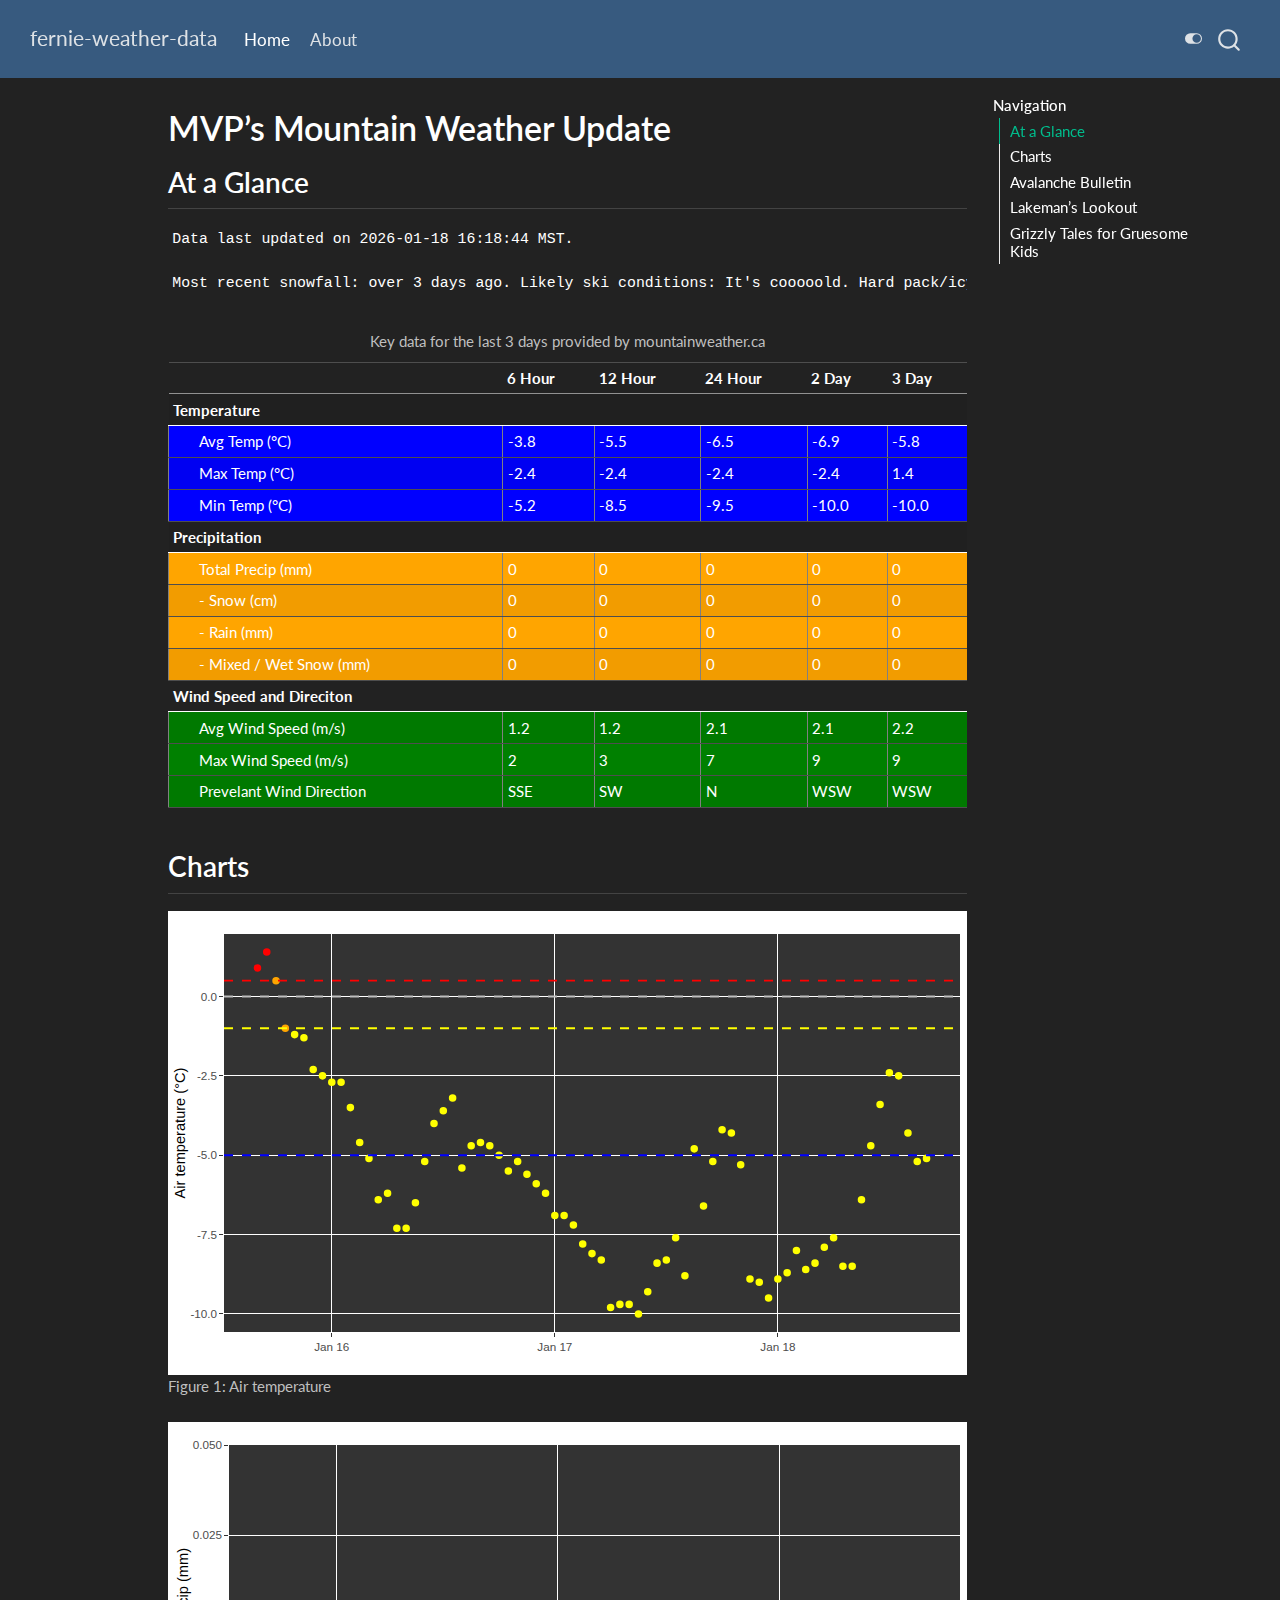
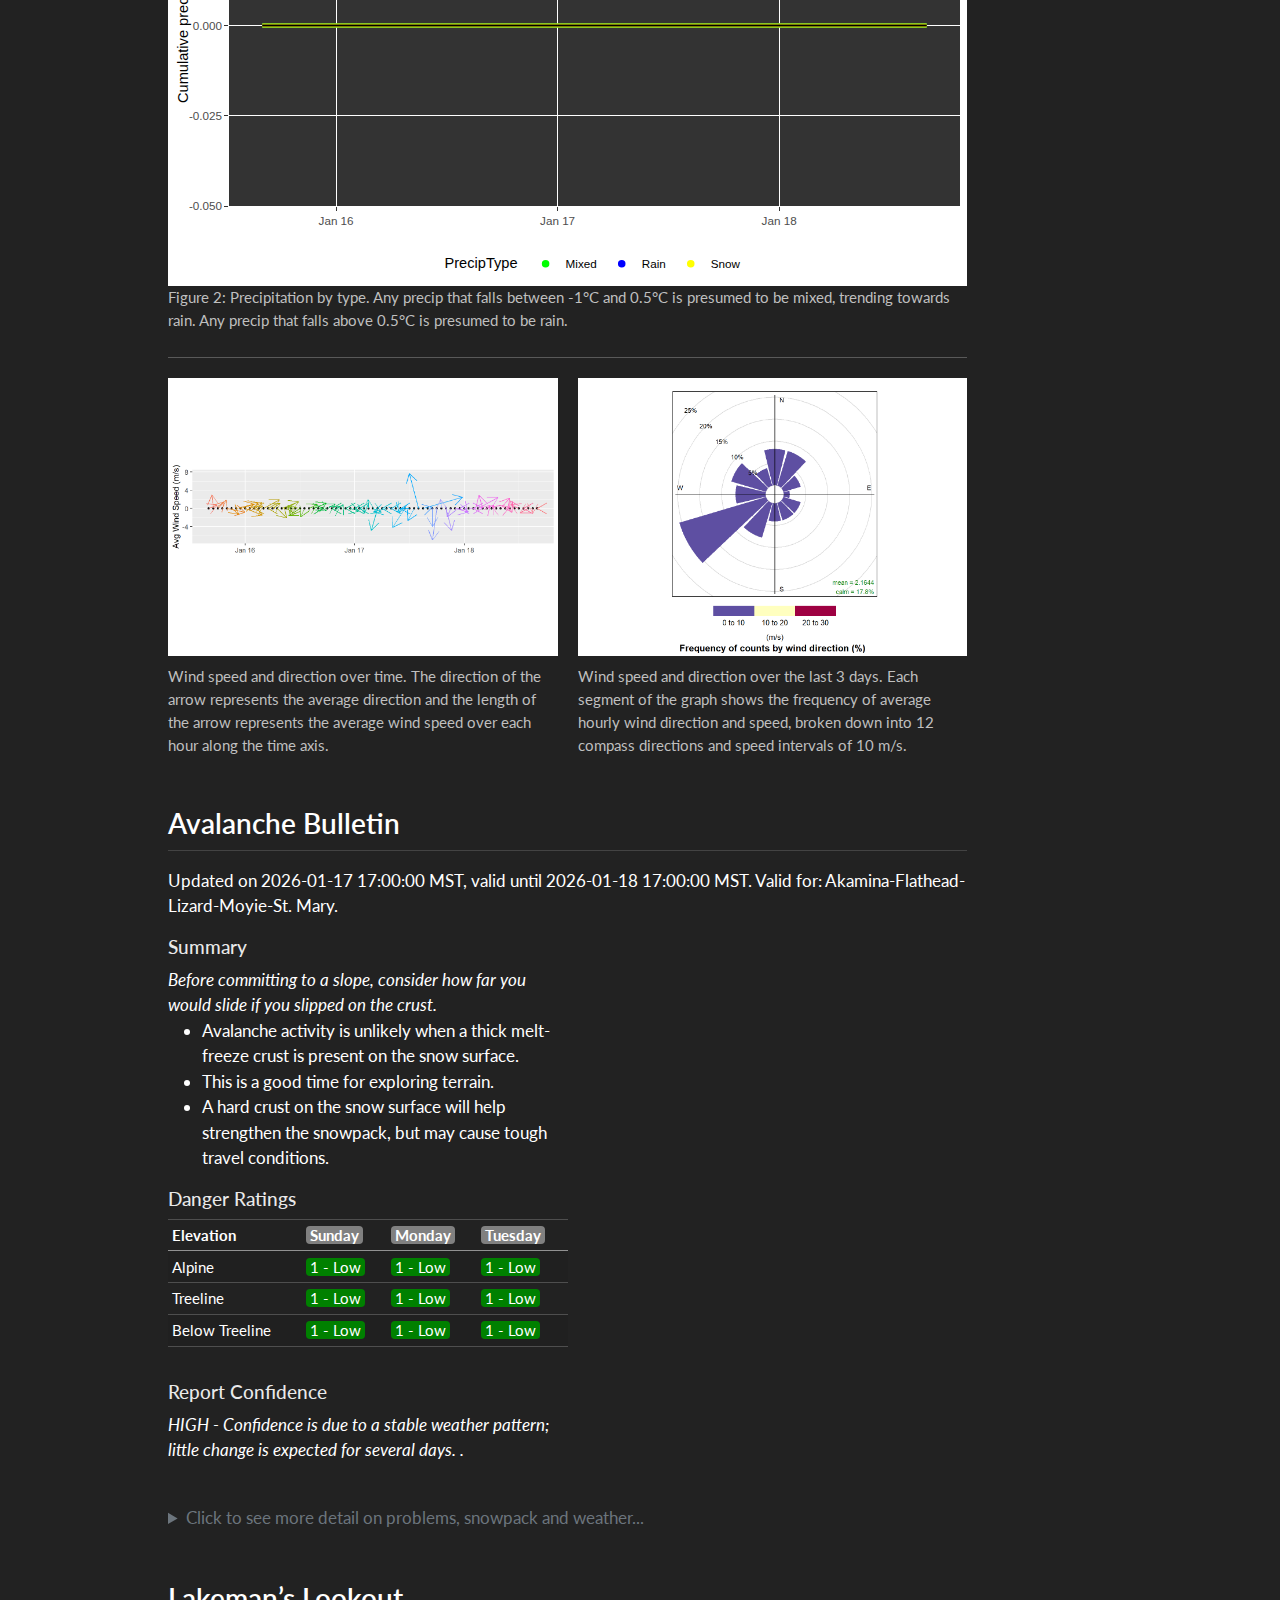
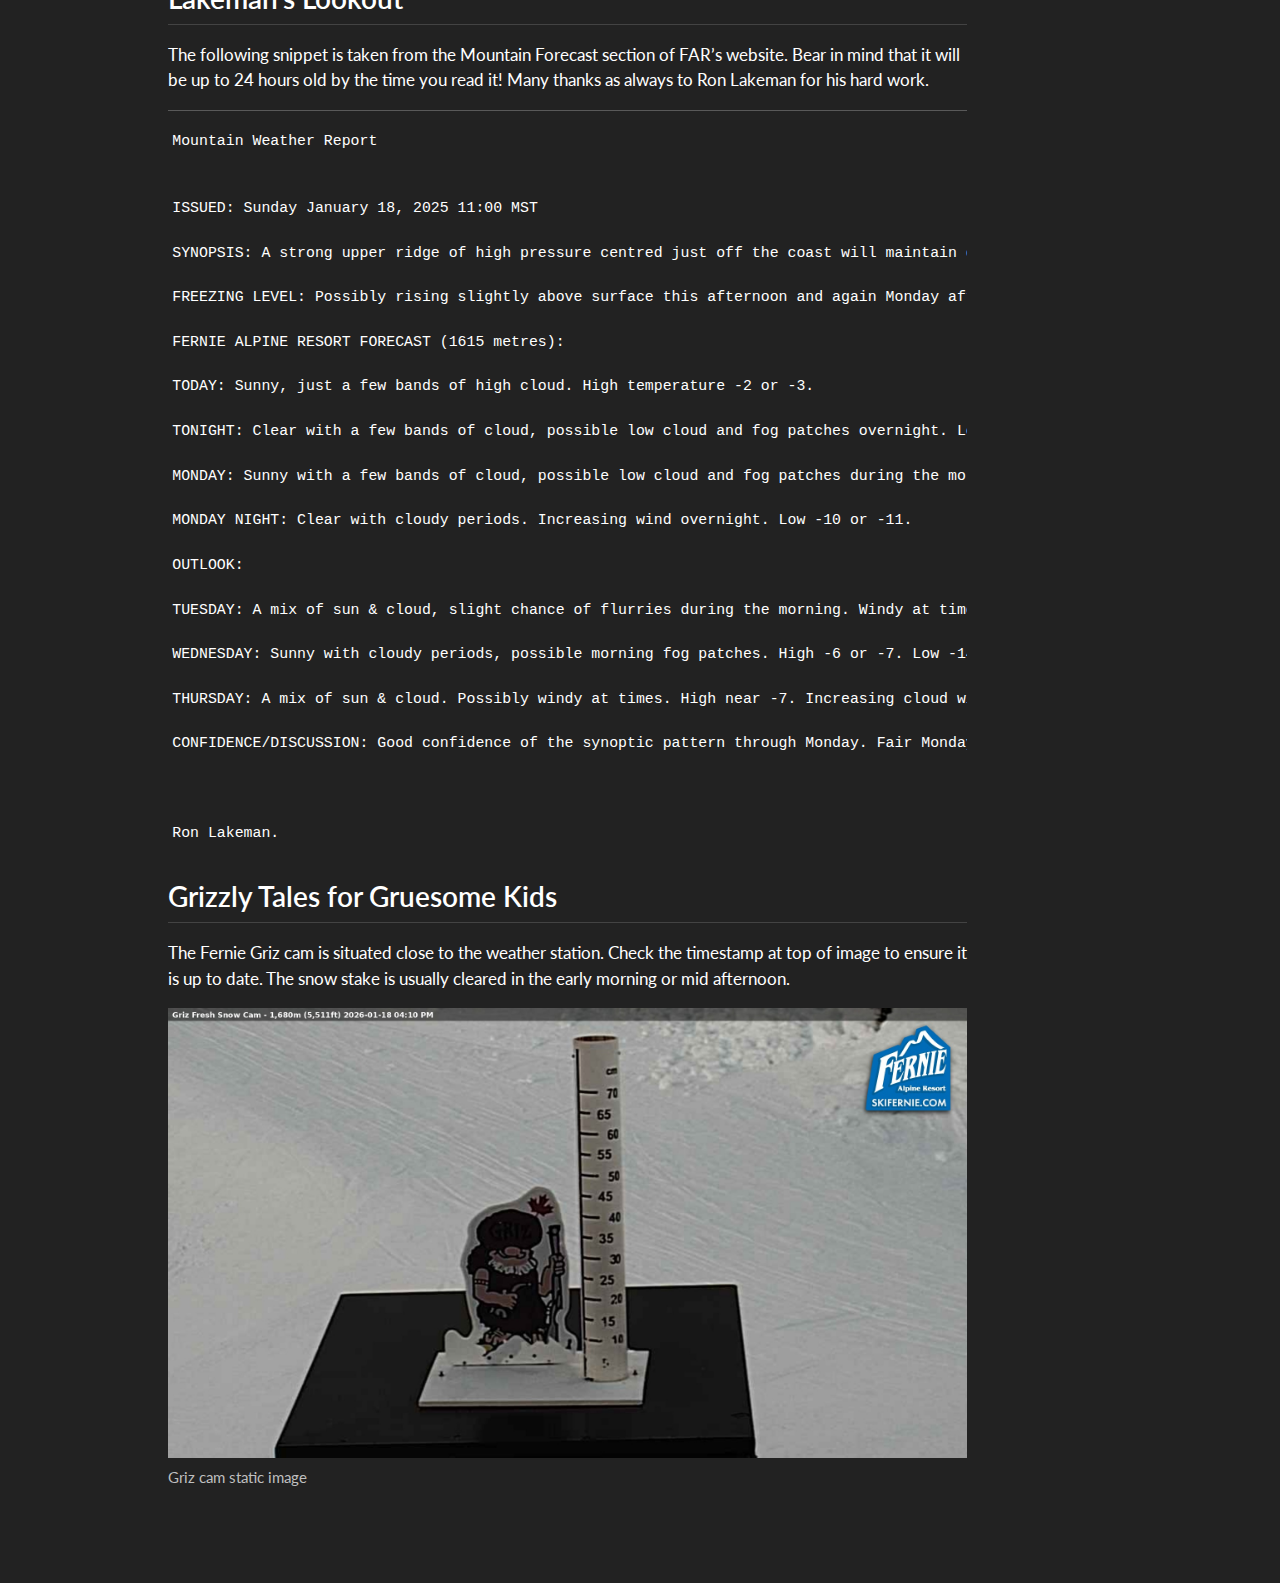
<file: index.html>
<!DOCTYPE html>
<html xmlns="http://www.w3.org/1999/xhtml" lang="en" xml:lang="en"><head>

<meta charset="utf-8">
<meta name="generator" content="quarto-1.7.32">

<meta name="viewport" content="width=device-width, initial-scale=1.0, user-scalable=yes">


<title>MVP’s Mountain Weather Update – fernie-weather-data</title>
<style>
code{white-space: pre-wrap;}
span.smallcaps{font-variant: small-caps;}
div.columns{display: flex; gap: min(4vw, 1.5em);}
div.column{flex: auto; overflow-x: auto;}
div.hanging-indent{margin-left: 1.5em; text-indent: -1.5em;}
ul.task-list{list-style: none;}
ul.task-list li input[type="checkbox"] {
  width: 0.8em;
  margin: 0 0.8em 0.2em -1em; /* quarto-specific, see https://github.com/quarto-dev/quarto-cli/issues/4556 */ 
  vertical-align: middle;
}
</style>


<script src="site_libs/quarto-nav/quarto-nav.js"></script>
<script src="site_libs/quarto-nav/headroom.min.js"></script>
<script src="site_libs/clipboard/clipboard.min.js"></script>
<script src="site_libs/quarto-search/autocomplete.umd.js"></script>
<script src="site_libs/quarto-search/fuse.min.js"></script>
<script src="site_libs/quarto-search/quarto-search.js"></script>
<meta name="quarto:offset" content="./">
<script src="site_libs/quarto-html/quarto.js" type="module"></script>
<script src="site_libs/quarto-html/tabsets/tabsets.js" type="module"></script>
<script src="site_libs/quarto-html/popper.min.js"></script>
<script src="site_libs/quarto-html/tippy.umd.min.js"></script>
<script src="site_libs/quarto-html/anchor.min.js"></script>
<link href="site_libs/quarto-html/tippy.css" rel="stylesheet">
<link href="site_libs/quarto-html/quarto-syntax-highlighting-2cd88b842f3556f70e7132508a5c4eca.css" rel="stylesheet" class="quarto-color-scheme" id="quarto-text-highlighting-styles">
<link href="site_libs/quarto-html/quarto-syntax-highlighting-dark-2cd88b842f3556f70e7132508a5c4eca.css" rel="stylesheet" class="quarto-color-scheme quarto-color-alternate" id="quarto-text-highlighting-styles">
<script src="site_libs/bootstrap/bootstrap.min.js"></script>
<link href="site_libs/bootstrap/bootstrap-icons.css" rel="stylesheet">
<link href="site_libs/bootstrap/bootstrap-0d4baaea90632cf3b881ad77a38d7da0.min.css" rel="stylesheet" append-hash="true" class="quarto-color-scheme" id="quarto-bootstrap" data-mode="light">
<link href="site_libs/bootstrap/bootstrap-dark-59562fadc104f6336735df1f80a30614.min.css" rel="stylesheet" append-hash="true" class="quarto-color-scheme quarto-color-alternate" id="quarto-bootstrap" data-mode="dark">
<script id="quarto-search-options" type="application/json">{
  "location": "navbar",
  "copy-button": false,
  "collapse-after": 3,
  "panel-placement": "end",
  "type": "overlay",
  "limit": 50,
  "keyboard-shortcut": [
    "f",
    "/",
    "s"
  ],
  "show-item-context": false,
  "language": {
    "search-no-results-text": "No results",
    "search-matching-documents-text": "matching documents",
    "search-copy-link-title": "Copy link to search",
    "search-hide-matches-text": "Hide additional matches",
    "search-more-match-text": "more match in this document",
    "search-more-matches-text": "more matches in this document",
    "search-clear-button-title": "Clear",
    "search-text-placeholder": "",
    "search-detached-cancel-button-title": "Cancel",
    "search-submit-button-title": "Submit",
    "search-label": "Search"
  }
}</script>
<script src="site_libs/kePrint-0.0.1/kePrint.js"></script>

<link href="site_libs/lightable-0.0.1/lightable.css" rel="stylesheet">

<link href="site_libs/htmltools-fill-0.5.8.1/fill.css" rel="stylesheet">

<script src="site_libs/htmlwidgets-1.6.4/htmlwidgets.js"></script>

<script src="site_libs/plotly-binding-4.11.0/plotly.js"></script>

<script src="site_libs/typedarray-0.1/typedarray.min.js"></script>

<script src="site_libs/jquery-3.5.1/jquery.min.js"></script>

<link href="site_libs/crosstalk-1.2.2/css/crosstalk.min.css" rel="stylesheet">

<script src="site_libs/crosstalk-1.2.2/js/crosstalk.min.js"></script>

<link href="site_libs/plotly-htmlwidgets-css-2.11.1/plotly-htmlwidgets.css" rel="stylesheet">

<script src="site_libs/plotly-main-2.11.1/plotly-latest.min.js"></script>



<link rel="stylesheet" href="styles.css">
</head>

<body class="nav-fixed quarto-dark"><script id="quarto-html-before-body" type="application/javascript">
    const toggleBodyColorMode = (bsSheetEl) => {
      const mode = bsSheetEl.getAttribute("data-mode");
      const bodyEl = window.document.querySelector("body");
      if (mode === "dark") {
        bodyEl.classList.add("quarto-dark");
        bodyEl.classList.remove("quarto-light");
      } else {
        bodyEl.classList.add("quarto-light");
        bodyEl.classList.remove("quarto-dark");
      }
    }
    const toggleBodyColorPrimary = () => {
      const bsSheetEl = window.document.querySelector("link#quarto-bootstrap:not([rel=disabled-stylesheet])");
      if (bsSheetEl) {
        toggleBodyColorMode(bsSheetEl);
      }
    }
    const setColorSchemeToggle = (alternate) => {
      const toggles = window.document.querySelectorAll('.quarto-color-scheme-toggle');
      for (let i=0; i < toggles.length; i++) {
        const toggle = toggles[i];
        if (toggle) {
          if (alternate) {
            toggle.classList.add("alternate");
          } else {
            toggle.classList.remove("alternate");
          }
        }
      }
    };
    const toggleColorMode = (alternate) => {
      // Switch the stylesheets
      const primaryStylesheets = window.document.querySelectorAll('link.quarto-color-scheme:not(.quarto-color-alternate)');
      const alternateStylesheets = window.document.querySelectorAll('link.quarto-color-scheme.quarto-color-alternate');
      manageTransitions('#quarto-margin-sidebar .nav-link', false);
      if (alternate) {
        // note: dark is layered on light, we don't disable primary!
        enableStylesheet(alternateStylesheets);
        for (const sheetNode of alternateStylesheets) {
          if (sheetNode.id === "quarto-bootstrap") {
            toggleBodyColorMode(sheetNode);
          }
        }
      } else {
        disableStylesheet(alternateStylesheets);
        enableStylesheet(primaryStylesheets)
        toggleBodyColorPrimary();
      }
      manageTransitions('#quarto-margin-sidebar .nav-link', true);
      // Switch the toggles
      setColorSchemeToggle(alternate)
      // Hack to workaround the fact that safari doesn't
      // properly recolor the scrollbar when toggling (#1455)
      if (navigator.userAgent.indexOf('Safari') > 0 && navigator.userAgent.indexOf('Chrome') == -1) {
        manageTransitions("body", false);
        window.scrollTo(0, 1);
        setTimeout(() => {
          window.scrollTo(0, 0);
          manageTransitions("body", true);
        }, 40);
      }
    }
    const disableStylesheet = (stylesheets) => {
      for (let i=0; i < stylesheets.length; i++) {
        const stylesheet = stylesheets[i];
        stylesheet.rel = 'disabled-stylesheet';
      }
    }
    const enableStylesheet = (stylesheets) => {
      for (let i=0; i < stylesheets.length; i++) {
        const stylesheet = stylesheets[i];
        if(stylesheet.rel !== 'stylesheet') { // for Chrome, which will still FOUC without this check
          stylesheet.rel = 'stylesheet';
        }
      }
    }
    const manageTransitions = (selector, allowTransitions) => {
      const els = window.document.querySelectorAll(selector);
      for (let i=0; i < els.length; i++) {
        const el = els[i];
        if (allowTransitions) {
          el.classList.remove('notransition');
        } else {
          el.classList.add('notransition');
        }
      }
    }
    const isFileUrl = () => {
      return window.location.protocol === 'file:';
    }
    const hasAlternateSentinel = () => {
      let styleSentinel = getColorSchemeSentinel();
      if (styleSentinel !== null) {
        return styleSentinel === "alternate";
      } else {
        return false;
      }
    }
    const setStyleSentinel = (alternate) => {
      const value = alternate ? "alternate" : "default";
      if (!isFileUrl()) {
        window.localStorage.setItem("quarto-color-scheme", value);
      } else {
        localAlternateSentinel = value;
      }
    }
    const getColorSchemeSentinel = () => {
      if (!isFileUrl()) {
        const storageValue = window.localStorage.getItem("quarto-color-scheme");
        return storageValue != null ? storageValue : localAlternateSentinel;
      } else {
        return localAlternateSentinel;
      }
    }
    const toggleGiscusIfUsed = (isAlternate, darkModeDefault) => {
      const baseTheme = document.querySelector('#giscus-base-theme')?.value ?? 'light';
      const alternateTheme = document.querySelector('#giscus-alt-theme')?.value ?? 'dark';
      let newTheme = '';
      if(authorPrefersDark) {
        newTheme = isAlternate ? baseTheme : alternateTheme;
      } else {
        newTheme = isAlternate ? alternateTheme : baseTheme;
      }
      const changeGiscusTheme = () => {
        // From: https://github.com/giscus/giscus/issues/336
        const sendMessage = (message) => {
          const iframe = document.querySelector('iframe.giscus-frame');
          if (!iframe) return;
          iframe.contentWindow.postMessage({ giscus: message }, 'https://giscus.app');
        }
        sendMessage({
          setConfig: {
            theme: newTheme
          }
        });
      }
      const isGiscussLoaded = window.document.querySelector('iframe.giscus-frame') !== null;
      if (isGiscussLoaded) {
        changeGiscusTheme();
      }
    };
    const authorPrefersDark = true;
    const darkModeDefault = authorPrefersDark;
    let localAlternateSentinel = darkModeDefault ? 'alternate' : 'default';
    // Dark / light mode switch
    window.quartoToggleColorScheme = () => {
      // Read the current dark / light value
      let toAlternate = !hasAlternateSentinel();
      toggleColorMode(toAlternate);
      setStyleSentinel(toAlternate);
      toggleGiscusIfUsed(toAlternate, darkModeDefault);
      window.dispatchEvent(new Event('resize'));
    };
    // Switch to dark mode if need be
    if (hasAlternateSentinel()) {
      toggleColorMode(true);
    } else {
      toggleColorMode(false);
    }
  </script>

<div id="quarto-search-results"></div>
  <header id="quarto-header" class="headroom fixed-top">
    <nav class="navbar navbar-expand-lg " data-bs-theme="dark">
      <div class="navbar-container container-fluid">
      <div class="navbar-brand-container mx-auto">
    <a class="navbar-brand" href="./index.html">
    <span class="navbar-title">fernie-weather-data</span>
    </a>
  </div>
            <div id="quarto-search" class="" title="Search"></div>
          <button class="navbar-toggler" type="button" data-bs-toggle="collapse" data-bs-target="#navbarCollapse" aria-controls="navbarCollapse" role="menu" aria-expanded="false" aria-label="Toggle navigation" onclick="if (window.quartoToggleHeadroom) { window.quartoToggleHeadroom(); }">
  <span class="navbar-toggler-icon"></span>
</button>
          <div class="collapse navbar-collapse" id="navbarCollapse">
            <ul class="navbar-nav navbar-nav-scroll me-auto">
  <li class="nav-item">
    <a class="nav-link active" href="./index.html" aria-current="page"> 
<span class="menu-text">Home</span></a>
  </li>  
  <li class="nav-item">
    <a class="nav-link" href="./about.html"> 
<span class="menu-text">About</span></a>
  </li>  
</ul>
          </div> <!-- /navcollapse -->
            <div class="quarto-navbar-tools">
  <a href="" class="quarto-color-scheme-toggle quarto-navigation-tool  px-1" onclick="window.quartoToggleColorScheme(); return false;" title="Toggle dark mode"><i class="bi"></i></a>
</div>
      </div> <!-- /container-fluid -->
    </nav>
</header>
<!-- content -->
<div id="quarto-content" class="quarto-container page-columns page-rows-contents page-layout-article page-navbar">
<!-- sidebar -->
<!-- margin-sidebar -->
    <div id="quarto-margin-sidebar" class="sidebar margin-sidebar">
        <nav id="TOC" role="doc-toc" class="toc-active">
    <h2 id="toc-title">Navigation</h2>
   
  <ul>
  <li><a href="#at-a-glance" id="toc-at-a-glance" class="nav-link active" data-scroll-target="#at-a-glance">At a Glance</a></li>
  <li><a href="#charts" id="toc-charts" class="nav-link" data-scroll-target="#charts">Charts</a></li>
  <li><a href="#avalanche-bulletin" id="toc-avalanche-bulletin" class="nav-link" data-scroll-target="#avalanche-bulletin">Avalanche Bulletin</a></li>
  <li><a href="#lakemans-lookout" id="toc-lakemans-lookout" class="nav-link" data-scroll-target="#lakemans-lookout">Lakeman’s Lookout</a></li>
  <li><a href="#grizzly-tales-for-gruesome-kids" id="toc-grizzly-tales-for-gruesome-kids" class="nav-link" data-scroll-target="#grizzly-tales-for-gruesome-kids">Grizzly Tales for Gruesome Kids</a></li>
  </ul>
</nav>
    </div>
<!-- main -->
<main class="content" id="quarto-document-content">


<header id="title-block-header" class="quarto-title-block default">
<div class="quarto-title">
<h1 class="title">MVP’s Mountain Weather Update</h1>
</div>



<div class="quarto-title-meta">

    
  
    
  </div>
  


</header>


<section id="at-a-glance" class="level2">
<h2 class="anchored" data-anchor-id="at-a-glance">At a Glance</h2>
<div class="cell" data-tbl-cap="Key data for the last 3 days provided by mountainweather.ca">
<div class="cell-output cell-output-stdout">
<pre><code>Data last updated on 2026-01-18 16:18:44 MST.</code></pre>
</div>
<div class="cell-output cell-output-stdout">
<pre><code>Most recent snowfall: over 3 days ago. Likely ski conditions: It's cooooold. Hard pack/icy conditions.</code></pre>
</div>
<div class="cell-output-display">
<table class="table table-hover caption-top table-sm table-striped small" data-quarto-postprocess="true">
<caption>Key data for the last 3 days provided by mountainweather.ca</caption>
<thead>
<tr class="header">
<th style="text-align: left;" data-quarto-table-cell-role="th"></th>
<th style="text-align: left;" data-quarto-table-cell-role="th">6 Hour</th>
<th style="text-align: left;" data-quarto-table-cell-role="th">12 Hour</th>
<th style="text-align: left;" data-quarto-table-cell-role="th">24 Hour</th>
<th style="text-align: left;" data-quarto-table-cell-role="th">2 Day</th>
<th style="text-align: left;" data-quarto-table-cell-role="th">3 Day</th>
</tr>
</thead>
<tbody>
<tr class="odd" data-grouplength="3">
<td colspan="6" style="border-bottom: 1px solid"><strong>Temperature</strong></td>
</tr>
<tr class="even">
<td style="text-align: left; background-color: blue !important; border-left: 1px solid gray; padding-left: 2em;" data-indentlevel="1">Avg Temp (°C)</td>
<td style="text-align: left; background-color: blue !important; border-left: 1px solid gray;">-3.8</td>
<td style="text-align: left; background-color: blue !important; border-left: 1px solid gray;">-5.5</td>
<td style="text-align: left; background-color: blue !important; border-left: 1px solid gray;">-6.5</td>
<td style="text-align: left; background-color: blue !important; border-left: 1px solid gray;">-6.9</td>
<td style="text-align: left; background-color: blue !important; border-left: 1px solid gray;">-5.8</td>
</tr>
<tr class="odd">
<td style="text-align: left; background-color: blue !important; border-left: 1px solid gray; padding-left: 2em;" data-indentlevel="1">Max Temp (°C)</td>
<td style="text-align: left; background-color: blue !important; border-left: 1px solid gray;">-2.4</td>
<td style="text-align: left; background-color: blue !important; border-left: 1px solid gray;">-2.4</td>
<td style="text-align: left; background-color: blue !important; border-left: 1px solid gray;">-2.4</td>
<td style="text-align: left; background-color: blue !important; border-left: 1px solid gray;">-2.4</td>
<td style="text-align: left; background-color: blue !important; border-left: 1px solid gray;">1.4</td>
</tr>
<tr class="even">
<td style="text-align: left; background-color: blue !important; border-left: 1px solid gray; padding-left: 2em;" data-indentlevel="1">Min Temp (°C)</td>
<td style="text-align: left; background-color: blue !important; border-left: 1px solid gray;">-5.2</td>
<td style="text-align: left; background-color: blue !important; border-left: 1px solid gray;">-8.5</td>
<td style="text-align: left; background-color: blue !important; border-left: 1px solid gray;">-9.5</td>
<td style="text-align: left; background-color: blue !important; border-left: 1px solid gray;">-10.0</td>
<td style="text-align: left; background-color: blue !important; border-left: 1px solid gray;">-10.0</td>
</tr>
<tr class="odd" data-grouplength="4">
<td colspan="6" style="border-bottom: 1px solid"><strong>Precipitation</strong></td>
</tr>
<tr class="even">
<td style="text-align: left; background-color: orange !important; border-left: 1px solid gray; padding-left: 2em;" data-indentlevel="1">Total Precip (mm)</td>
<td style="text-align: left; background-color: orange !important; border-left: 1px solid gray;">0</td>
<td style="text-align: left; background-color: orange !important; border-left: 1px solid gray;">0</td>
<td style="text-align: left; background-color: orange !important; border-left: 1px solid gray;">0</td>
<td style="text-align: left; background-color: orange !important; border-left: 1px solid gray;">0</td>
<td style="text-align: left; background-color: orange !important; border-left: 1px solid gray;">0</td>
</tr>
<tr class="odd">
<td style="text-align: left; background-color: orange !important; border-left: 1px solid gray; padding-left: 2em;" data-indentlevel="1">- Snow (cm)</td>
<td style="text-align: left; background-color: orange !important; border-left: 1px solid gray;">0</td>
<td style="text-align: left; background-color: orange !important; border-left: 1px solid gray;">0</td>
<td style="text-align: left; background-color: orange !important; border-left: 1px solid gray;">0</td>
<td style="text-align: left; background-color: orange !important; border-left: 1px solid gray;">0</td>
<td style="text-align: left; background-color: orange !important; border-left: 1px solid gray;">0</td>
</tr>
<tr class="even">
<td style="text-align: left; background-color: orange !important; border-left: 1px solid gray; padding-left: 2em;" data-indentlevel="1">- Rain (mm)</td>
<td style="text-align: left; background-color: orange !important; border-left: 1px solid gray;">0</td>
<td style="text-align: left; background-color: orange !important; border-left: 1px solid gray;">0</td>
<td style="text-align: left; background-color: orange !important; border-left: 1px solid gray;">0</td>
<td style="text-align: left; background-color: orange !important; border-left: 1px solid gray;">0</td>
<td style="text-align: left; background-color: orange !important; border-left: 1px solid gray;">0</td>
</tr>
<tr class="odd">
<td style="text-align: left; background-color: orange !important; border-left: 1px solid gray; padding-left: 2em;" data-indentlevel="1">- Mixed / Wet Snow (mm)</td>
<td style="text-align: left; background-color: orange !important; border-left: 1px solid gray;">0</td>
<td style="text-align: left; background-color: orange !important; border-left: 1px solid gray;">0</td>
<td style="text-align: left; background-color: orange !important; border-left: 1px solid gray;">0</td>
<td style="text-align: left; background-color: orange !important; border-left: 1px solid gray;">0</td>
<td style="text-align: left; background-color: orange !important; border-left: 1px solid gray;">0</td>
</tr>
<tr class="even" data-grouplength="3">
<td colspan="6" style="border-bottom: 1px solid"><strong>Wind Speed and Direciton</strong></td>
</tr>
<tr class="odd">
<td style="text-align: left; background-color: green !important; border-left: 1px solid gray; padding-left: 2em;" data-indentlevel="1">Avg Wind Speed (m/s)</td>
<td style="text-align: left; background-color: green !important; border-left: 1px solid gray;">1.2</td>
<td style="text-align: left; background-color: green !important; border-left: 1px solid gray;">1.2</td>
<td style="text-align: left; background-color: green !important; border-left: 1px solid gray;">2.1</td>
<td style="text-align: left; background-color: green !important; border-left: 1px solid gray;">2.1</td>
<td style="text-align: left; background-color: green !important; border-left: 1px solid gray;">2.2</td>
</tr>
<tr class="even">
<td style="text-align: left; background-color: green !important; border-left: 1px solid gray; padding-left: 2em;" data-indentlevel="1">Max Wind Speed (m/s)</td>
<td style="text-align: left; background-color: green !important; border-left: 1px solid gray;">2</td>
<td style="text-align: left; background-color: green !important; border-left: 1px solid gray;">3</td>
<td style="text-align: left; background-color: green !important; border-left: 1px solid gray;">7</td>
<td style="text-align: left; background-color: green !important; border-left: 1px solid gray;">9</td>
<td style="text-align: left; background-color: green !important; border-left: 1px solid gray;">9</td>
</tr>
<tr class="odd">
<td style="text-align: left; background-color: green !important; border-left: 1px solid gray; padding-left: 2em;" data-indentlevel="1">Prevelant Wind Direction</td>
<td style="text-align: left; background-color: green !important; border-left: 1px solid gray;">SSE</td>
<td style="text-align: left; background-color: green !important; border-left: 1px solid gray;">SW</td>
<td style="text-align: left; background-color: green !important; border-left: 1px solid gray;">N</td>
<td style="text-align: left; background-color: green !important; border-left: 1px solid gray;">WSW</td>
<td style="text-align: left; background-color: green !important; border-left: 1px solid gray;">WSW</td>
</tr>
</tbody>
</table>
</div>
</div>
</section>
<section id="charts" class="level2">
<h2 class="anchored" data-anchor-id="charts">Charts</h2>
<div class="cell">
<div id="fig-plots-1" class="cell-output-display quarto-float quarto-figure quarto-figure-center anchored">
<figure class="quarto-float quarto-float-fig figure">
<div aria-describedby="fig-plots-1-caption-0ceaefa1-69ba-4598-a22c-09a6ac19f8ca">
<div class="plotly html-widget html-fill-item" id="htmlwidget-c8ccc630b398e0bcb6d6" style="width:100%;height:464px;"></div>
<script type="application/json" data-for="htmlwidget-c8ccc630b398e0bcb6d6">{"x":{"data":[{"x":[1768500000,1768503600],"y":[0.5,-1],"text":["Timestamp: 2026-01-15 18:00:00 <br>Air Temp: 0.5","Timestamp: 2026-01-15 19:00:00 <br>Air Temp: -1"],"type":"scatter","mode":"markers","marker":{"autocolorscale":false,"color":"rgba(255,165,0,1)","opacity":1,"size":5.6692913385826778,"symbol":"circle","line":{"width":1.8897637795275593,"color":"rgba(255,165,0,1)"}},"hoveron":"points","name":"Mixed","legendgroup":"Mixed","showlegend":true,"xaxis":"x","yaxis":"y","hoverinfo":"text","frame":null},{"x":[1768492800,1768496400],"y":[0.90000000000000002,1.3999999999999999],"text":["Timestamp: 2026-01-15 16:00:00 <br>Air Temp: 0.9","Timestamp: 2026-01-15 17:00:00 <br>Air Temp: 1.4"],"type":"scatter","mode":"markers","marker":{"autocolorscale":false,"color":"rgba(255,0,0,1)","opacity":1,"size":5.6692913385826778,"symbol":"circle","line":{"width":1.8897637795275593,"color":"rgba(255,0,0,1)"}},"hoveron":"points","name":"Rain","legendgroup":"Rain","showlegend":true,"xaxis":"x","yaxis":"y","hoverinfo":"text","frame":null},{"x":[1768507200,1768510800,1768514400,1768518000,1768521600,1768525200,1768528800,1768532400,1768536000,1768539600,1768543200,1768546800,1768550400,1768554000,1768557600,1768561200,1768564800,1768568400,1768572000,1768575600,1768579200,1768582800,1768586400,1768590000,1768593600,1768597200,1768600800,1768604400,1768608000,1768611600,1768615200,1768618800,1768622400,1768626000,1768629600,1768633200,1768636800,1768640400,1768644000,1768647600,1768651200,1768654800,1768658400,1768662000,1768665600,1768669200,1768672800,1768676400,1768680000,1768683600,1768687200,1768690800,1768694400,1768698000,1768701600,1768705200,1768708800,1768712400,1768716000,1768719600,1768723200,1768726800,1768730400,1768734000,1768737600,1768741200,1768744800,1768748400,1768752000],"y":[-1.2,-1.3,-2.2999999999999998,-2.5,-2.7000000000000002,-2.7000000000000002,-3.5,-4.5999999999999996,-5.0999999999999996,-6.4000000000000004,-6.2000000000000002,-7.2999999999999998,-7.2999999999999998,-6.5,-5.2000000000000002,-4,-3.6000000000000001,-3.2000000000000002,-5.4000000000000004,-4.7000000000000002,-4.5999999999999996,-4.7000000000000002,-5,-5.5,-5.2000000000000002,-5.5999999999999996,-5.9000000000000004,-6.2000000000000002,-6.9000000000000004,-6.9000000000000004,-7.2000000000000002,-7.7999999999999998,-8.0999999999999996,-8.3000000000000007,-9.8000000000000007,-9.6999999999999993,-9.6999999999999993,-10,-9.3000000000000007,-8.4000000000000004,-8.3000000000000007,-7.5999999999999996,-8.8000000000000007,-4.7999999999999998,-6.5999999999999996,-5.2000000000000002,-4.2000000000000002,-4.2999999999999998,-5.2999999999999998,-8.9000000000000004,-9,-9.5,-8.9000000000000004,-8.6999999999999993,-8,-8.5999999999999996,-8.4000000000000004,-7.9000000000000004,-7.5999999999999996,-8.5,-8.5,-6.4000000000000004,-4.7000000000000002,-3.3999999999999999,-2.3999999999999999,-2.5,-4.2999999999999998,-5.2000000000000002,-5.0999999999999996],"text":["Timestamp: 2026-01-15 20:00:00 <br>Air Temp: -1.2","Timestamp: 2026-01-15 21:00:00 <br>Air Temp: -1.3","Timestamp: 2026-01-15 22:00:00 <br>Air Temp: -2.3","Timestamp: 2026-01-15 23:00:00 <br>Air Temp: -2.5","Timestamp: 2026-01-16 <br>Air Temp: -2.7","Timestamp: 2026-01-16 01:00:00 <br>Air Temp: -2.7","Timestamp: 2026-01-16 02:00:00 <br>Air Temp: -3.5","Timestamp: 2026-01-16 03:00:00 <br>Air Temp: -4.6","Timestamp: 2026-01-16 04:00:00 <br>Air Temp: -5.1","Timestamp: 2026-01-16 05:00:00 <br>Air Temp: -6.4","Timestamp: 2026-01-16 06:00:00 <br>Air Temp: -6.2","Timestamp: 2026-01-16 07:00:00 <br>Air Temp: -7.3","Timestamp: 2026-01-16 08:00:00 <br>Air Temp: -7.3","Timestamp: 2026-01-16 09:00:00 <br>Air Temp: -6.5","Timestamp: 2026-01-16 10:00:00 <br>Air Temp: -5.2","Timestamp: 2026-01-16 11:00:00 <br>Air Temp: -4","Timestamp: 2026-01-16 12:00:00 <br>Air Temp: -3.6","Timestamp: 2026-01-16 13:00:00 <br>Air Temp: -3.2","Timestamp: 2026-01-16 14:00:00 <br>Air Temp: -5.4","Timestamp: 2026-01-16 15:00:00 <br>Air Temp: -4.7","Timestamp: 2026-01-16 16:00:00 <br>Air Temp: -4.6","Timestamp: 2026-01-16 17:00:00 <br>Air Temp: -4.7","Timestamp: 2026-01-16 18:00:00 <br>Air Temp: -5","Timestamp: 2026-01-16 19:00:00 <br>Air Temp: -5.5","Timestamp: 2026-01-16 20:00:00 <br>Air Temp: -5.2","Timestamp: 2026-01-16 21:00:00 <br>Air Temp: -5.6","Timestamp: 2026-01-16 22:00:00 <br>Air Temp: -5.9","Timestamp: 2026-01-16 23:00:00 <br>Air Temp: -6.2","Timestamp: 2026-01-17 <br>Air Temp: -6.9","Timestamp: 2026-01-17 01:00:00 <br>Air Temp: -6.9","Timestamp: 2026-01-17 02:00:00 <br>Air Temp: -7.2","Timestamp: 2026-01-17 03:00:00 <br>Air Temp: -7.8","Timestamp: 2026-01-17 04:00:00 <br>Air Temp: -8.1","Timestamp: 2026-01-17 05:00:00 <br>Air Temp: -8.3","Timestamp: 2026-01-17 06:00:00 <br>Air Temp: -9.8","Timestamp: 2026-01-17 07:00:00 <br>Air Temp: -9.7","Timestamp: 2026-01-17 08:00:00 <br>Air Temp: -9.7","Timestamp: 2026-01-17 09:00:00 <br>Air Temp: -10","Timestamp: 2026-01-17 10:00:00 <br>Air Temp: -9.3","Timestamp: 2026-01-17 11:00:00 <br>Air Temp: -8.4","Timestamp: 2026-01-17 12:00:00 <br>Air Temp: -8.3","Timestamp: 2026-01-17 13:00:00 <br>Air Temp: -7.6","Timestamp: 2026-01-17 14:00:00 <br>Air Temp: -8.8","Timestamp: 2026-01-17 15:00:00 <br>Air Temp: -4.8","Timestamp: 2026-01-17 16:00:00 <br>Air Temp: -6.6","Timestamp: 2026-01-17 17:00:00 <br>Air Temp: -5.2","Timestamp: 2026-01-17 18:00:00 <br>Air Temp: -4.2","Timestamp: 2026-01-17 19:00:00 <br>Air Temp: -4.3","Timestamp: 2026-01-17 20:00:00 <br>Air Temp: -5.3","Timestamp: 2026-01-17 21:00:00 <br>Air Temp: -8.9","Timestamp: 2026-01-17 22:00:00 <br>Air Temp: -9","Timestamp: 2026-01-17 23:00:00 <br>Air Temp: -9.5","Timestamp: 2026-01-18 <br>Air Temp: -8.9","Timestamp: 2026-01-18 01:00:00 <br>Air Temp: -8.7","Timestamp: 2026-01-18 02:00:00 <br>Air Temp: -8","Timestamp: 2026-01-18 03:00:00 <br>Air Temp: -8.6","Timestamp: 2026-01-18 04:00:00 <br>Air Temp: -8.4","Timestamp: 2026-01-18 05:00:00 <br>Air Temp: -7.9","Timestamp: 2026-01-18 06:00:00 <br>Air Temp: -7.6","Timestamp: 2026-01-18 07:00:00 <br>Air Temp: -8.5","Timestamp: 2026-01-18 08:00:00 <br>Air Temp: -8.5","Timestamp: 2026-01-18 09:00:00 <br>Air Temp: -6.4","Timestamp: 2026-01-18 10:00:00 <br>Air Temp: -4.7","Timestamp: 2026-01-18 11:00:00 <br>Air Temp: -3.4","Timestamp: 2026-01-18 12:00:00 <br>Air Temp: -2.4","Timestamp: 2026-01-18 13:00:00 <br>Air Temp: -2.5","Timestamp: 2026-01-18 14:00:00 <br>Air Temp: -4.3","Timestamp: 2026-01-18 15:00:00 <br>Air Temp: -5.2","Timestamp: 2026-01-18 16:00:00 <br>Air Temp: -5.1"],"type":"scatter","mode":"markers","marker":{"autocolorscale":false,"color":"rgba(255,255,0,1)","opacity":1,"size":5.6692913385826778,"symbol":"circle","line":{"width":1.8897637795275593,"color":"rgba(255,255,0,1)"}},"hoveron":"points","name":"Snow","legendgroup":"Snow","showlegend":true,"xaxis":"x","yaxis":"y","hoverinfo":"text","frame":null},{"x":[1768492800,null,1768496400,null,1768500000,null,1768503600,null,1768507200,null,1768510800,null,1768514400,null,1768518000,null,1768521600,null,1768525200,null,1768528800,null,1768532400,null,1768536000,null,1768539600,null,1768543200,null,1768546800,null,1768550400,null,1768554000,null,1768557600,null,1768561200,null,1768564800,null,1768568400,null,1768572000,null,1768575600,null,1768579200,null,1768582800,null,1768586400,null,1768590000,null,1768593600,null,1768597200,null,1768600800,null,1768604400,null,1768608000,null,1768611600,null,1768615200,null,1768618800,null,1768622400,null,1768626000,null,1768629600,null,1768633200,null,1768636800,null,1768640400,null,1768644000,null,1768647600,null,1768651200,null,1768654800,null,1768658400,null,1768662000,null,1768665600,null,1768669200,null,1768672800,null,1768676400,null,1768680000,null,1768683600,null,1768687200,null,1768690800,null,1768694400,null,1768698000,null,1768701600,null,1768705200,null,1768708800,null,1768712400,null,1768716000,null,1768719600,null,1768723200,null,1768726800,null,1768730400,null,1768734000,null,1768737600,null,1768741200,null,1768744800,null,1768748400,null,1768752000],"y":[0.90000000000000002,null,1.3999999999999999,null,0.5,null,-1,null,-1.2,null,-1.3,null,-2.2999999999999998,null,-2.5,null,-2.7000000000000002,null,-2.7000000000000002,null,-3.5,null,-4.5999999999999996,null,-5.0999999999999996,null,-6.4000000000000004,null,-6.2000000000000002,null,-7.2999999999999998,null,-7.2999999999999998,null,-6.5,null,-5.2000000000000002,null,-4,null,-3.6000000000000001,null,-3.2000000000000002,null,-5.4000000000000004,null,-4.7000000000000002,null,-4.5999999999999996,null,-4.7000000000000002,null,-5,null,-5.5,null,-5.2000000000000002,null,-5.5999999999999996,null,-5.9000000000000004,null,-6.2000000000000002,null,-6.9000000000000004,null,-6.9000000000000004,null,-7.2000000000000002,null,-7.7999999999999998,null,-8.0999999999999996,null,-8.3000000000000007,null,-9.8000000000000007,null,-9.6999999999999993,null,-9.6999999999999993,null,-10,null,-9.3000000000000007,null,-8.4000000000000004,null,-8.3000000000000007,null,-7.5999999999999996,null,-8.8000000000000007,null,-4.7999999999999998,null,-6.5999999999999996,null,-5.2000000000000002,null,-4.2000000000000002,null,-4.2999999999999998,null,-5.2999999999999998,null,-8.9000000000000004,null,-9,null,-9.5,null,-8.9000000000000004,null,-8.6999999999999993,null,-8,null,-8.5999999999999996,null,-8.4000000000000004,null,-7.9000000000000004,null,-7.5999999999999996,null,-8.5,null,-8.5,null,-6.4000000000000004,null,-4.7000000000000002,null,-3.3999999999999999,null,-2.3999999999999999,null,-2.5,null,-4.2999999999999998,null,-5.2000000000000002,null,-5.0999999999999996],"text":["Timestamp: 2026-01-15 16:00:00 <br>Air Temp: 0.9",null,"Timestamp: 2026-01-15 17:00:00 <br>Air Temp: 1.4",null,"Timestamp: 2026-01-15 18:00:00 <br>Air Temp: 0.5",null,"Timestamp: 2026-01-15 19:00:00 <br>Air Temp: -1",null,"Timestamp: 2026-01-15 20:00:00 <br>Air Temp: -1.2",null,"Timestamp: 2026-01-15 21:00:00 <br>Air Temp: -1.3",null,"Timestamp: 2026-01-15 22:00:00 <br>Air Temp: -2.3",null,"Timestamp: 2026-01-15 23:00:00 <br>Air Temp: -2.5",null,"Timestamp: 2026-01-16 <br>Air Temp: -2.7",null,"Timestamp: 2026-01-16 01:00:00 <br>Air Temp: -2.7",null,"Timestamp: 2026-01-16 02:00:00 <br>Air Temp: -3.5",null,"Timestamp: 2026-01-16 03:00:00 <br>Air Temp: -4.6",null,"Timestamp: 2026-01-16 04:00:00 <br>Air Temp: -5.1",null,"Timestamp: 2026-01-16 05:00:00 <br>Air Temp: -6.4",null,"Timestamp: 2026-01-16 06:00:00 <br>Air Temp: -6.2",null,"Timestamp: 2026-01-16 07:00:00 <br>Air Temp: -7.3",null,"Timestamp: 2026-01-16 08:00:00 <br>Air Temp: -7.3",null,"Timestamp: 2026-01-16 09:00:00 <br>Air Temp: -6.5",null,"Timestamp: 2026-01-16 10:00:00 <br>Air Temp: -5.2",null,"Timestamp: 2026-01-16 11:00:00 <br>Air Temp: -4",null,"Timestamp: 2026-01-16 12:00:00 <br>Air Temp: -3.6",null,"Timestamp: 2026-01-16 13:00:00 <br>Air Temp: -3.2",null,"Timestamp: 2026-01-16 14:00:00 <br>Air Temp: -5.4",null,"Timestamp: 2026-01-16 15:00:00 <br>Air Temp: -4.7",null,"Timestamp: 2026-01-16 16:00:00 <br>Air Temp: -4.6",null,"Timestamp: 2026-01-16 17:00:00 <br>Air Temp: -4.7",null,"Timestamp: 2026-01-16 18:00:00 <br>Air Temp: -5",null,"Timestamp: 2026-01-16 19:00:00 <br>Air Temp: -5.5",null,"Timestamp: 2026-01-16 20:00:00 <br>Air Temp: -5.2",null,"Timestamp: 2026-01-16 21:00:00 <br>Air Temp: -5.6",null,"Timestamp: 2026-01-16 22:00:00 <br>Air Temp: -5.9",null,"Timestamp: 2026-01-16 23:00:00 <br>Air Temp: -6.2",null,"Timestamp: 2026-01-17 <br>Air Temp: -6.9",null,"Timestamp: 2026-01-17 01:00:00 <br>Air Temp: -6.9",null,"Timestamp: 2026-01-17 02:00:00 <br>Air Temp: -7.2",null,"Timestamp: 2026-01-17 03:00:00 <br>Air Temp: -7.8",null,"Timestamp: 2026-01-17 04:00:00 <br>Air Temp: -8.1",null,"Timestamp: 2026-01-17 05:00:00 <br>Air Temp: -8.3",null,"Timestamp: 2026-01-17 06:00:00 <br>Air Temp: -9.8",null,"Timestamp: 2026-01-17 07:00:00 <br>Air Temp: -9.7",null,"Timestamp: 2026-01-17 08:00:00 <br>Air Temp: -9.7",null,"Timestamp: 2026-01-17 09:00:00 <br>Air Temp: -10",null,"Timestamp: 2026-01-17 10:00:00 <br>Air Temp: -9.3",null,"Timestamp: 2026-01-17 11:00:00 <br>Air Temp: -8.4",null,"Timestamp: 2026-01-17 12:00:00 <br>Air Temp: -8.3",null,"Timestamp: 2026-01-17 13:00:00 <br>Air Temp: -7.6",null,"Timestamp: 2026-01-17 14:00:00 <br>Air Temp: -8.8",null,"Timestamp: 2026-01-17 15:00:00 <br>Air Temp: -4.8",null,"Timestamp: 2026-01-17 16:00:00 <br>Air Temp: -6.6",null,"Timestamp: 2026-01-17 17:00:00 <br>Air Temp: -5.2",null,"Timestamp: 2026-01-17 18:00:00 <br>Air Temp: -4.2",null,"Timestamp: 2026-01-17 19:00:00 <br>Air Temp: -4.3",null,"Timestamp: 2026-01-17 20:00:00 <br>Air Temp: -5.3",null,"Timestamp: 2026-01-17 21:00:00 <br>Air Temp: -8.9",null,"Timestamp: 2026-01-17 22:00:00 <br>Air Temp: -9",null,"Timestamp: 2026-01-17 23:00:00 <br>Air Temp: -9.5",null,"Timestamp: 2026-01-18 <br>Air Temp: -8.9",null,"Timestamp: 2026-01-18 01:00:00 <br>Air Temp: -8.7",null,"Timestamp: 2026-01-18 02:00:00 <br>Air Temp: -8",null,"Timestamp: 2026-01-18 03:00:00 <br>Air Temp: -8.6",null,"Timestamp: 2026-01-18 04:00:00 <br>Air Temp: -8.4",null,"Timestamp: 2026-01-18 05:00:00 <br>Air Temp: -7.9",null,"Timestamp: 2026-01-18 06:00:00 <br>Air Temp: -7.6",null,"Timestamp: 2026-01-18 07:00:00 <br>Air Temp: -8.5",null,"Timestamp: 2026-01-18 08:00:00 <br>Air Temp: -8.5",null,"Timestamp: 2026-01-18 09:00:00 <br>Air Temp: -6.4",null,"Timestamp: 2026-01-18 10:00:00 <br>Air Temp: -4.7",null,"Timestamp: 2026-01-18 11:00:00 <br>Air Temp: -3.4",null,"Timestamp: 2026-01-18 12:00:00 <br>Air Temp: -2.4",null,"Timestamp: 2026-01-18 13:00:00 <br>Air Temp: -2.5",null,"Timestamp: 2026-01-18 14:00:00 <br>Air Temp: -4.3",null,"Timestamp: 2026-01-18 15:00:00 <br>Air Temp: -5.2",null,"Timestamp: 2026-01-18 16:00:00 <br>Air Temp: -5.1"],"type":"scatter","mode":"lines","line":{"width":1.8897637795275593,"color":"rgba(0,0,0,0.5)","dash":"solid"},"hoveron":"points","showlegend":false,"xaxis":"x","yaxis":"y","hoverinfo":"text","frame":null},{"x":[1768479840,1768764960],"y":[0.5,0.5],"text":"","type":"scatter","mode":"lines","line":{"width":1.8897637795275593,"color":"rgba(255,0,0,1)","dash":"dash"},"hoveron":"points","showlegend":false,"xaxis":"x","yaxis":"y","hoverinfo":"text","frame":null},{"x":[1768479840,1768764960],"y":[-1,-1],"text":"","type":"scatter","mode":"lines","line":{"width":1.8897637795275593,"color":"rgba(255,255,0,1)","dash":"dash"},"hoveron":"points","showlegend":false,"xaxis":"x","yaxis":"y","hoverinfo":"text","frame":null},{"x":[1768479840,1768764960],"y":[-5,-5],"text":"","type":"scatter","mode":"lines","line":{"width":1.8897637795275593,"color":"rgba(0,0,255,1)","dash":"dash"},"hoveron":"points","showlegend":false,"xaxis":"x","yaxis":"y","hoverinfo":"text","frame":null},{"x":[1768479840,1768764960],"y":[0,0],"text":"","type":"scatter","mode":"lines","line":{"width":1.8897637795275593,"color":"rgba(190,190,190,1)","dash":"dash"},"hoveron":"points","showlegend":false,"xaxis":"x","yaxis":"y","hoverinfo":"text","frame":null}],"layout":{"margin":{"t":23.305936073059364,"r":7.3059360730593621,"b":22.648401826484022,"l":54.794520547945211},"plot_bgcolor":"rgba(51,51,51,1)","paper_bgcolor":"rgba(255,255,255,1)","font":{"color":"rgba(0,0,0,1)","family":"","size":14.611872146118724},"xaxis":{"domain":[0,1],"automargin":true,"type":"linear","autorange":false,"range":[1768479840,1768764960],"tickmode":"array","ticktext":["Jan 16","Jan 17","Jan 18"],"tickvals":[1768521600,1768608000,1768694400],"categoryorder":"array","categoryarray":["Jan 16","Jan 17","Jan 18"],"nticks":null,"ticks":"outside","tickcolor":"rgba(51,51,51,1)","ticklen":3.6529680365296811,"tickwidth":0,"showticklabels":true,"tickfont":{"color":"rgba(77,77,77,1)","family":"","size":11.68949771689498},"tickangle":-0,"showline":false,"linecolor":null,"linewidth":0,"showgrid":true,"gridcolor":"rgba(255,255,255,1)","gridwidth":0,"zeroline":false,"anchor":"y","title":{"text":"","font":{"color":"rgba(0,0,0,1)","family":"","size":14.611872146118724}},"hoverformat":".2f"},"yaxis":{"domain":[0,1],"automargin":true,"type":"linear","autorange":false,"range":[-10.57,1.97],"tickmode":"array","ticktext":["-10.0","-7.5","-5.0","-2.5","0.0"],"tickvals":[-10,-7.5,-5,-2.5,0],"categoryorder":"array","categoryarray":["-10.0","-7.5","-5.0","-2.5","0.0"],"nticks":null,"ticks":"outside","tickcolor":"rgba(51,51,51,1)","ticklen":3.6529680365296811,"tickwidth":0,"showticklabels":true,"tickfont":{"color":"rgba(77,77,77,1)","family":"","size":11.68949771689498},"tickangle":-0,"showline":false,"linecolor":null,"linewidth":0,"showgrid":true,"gridcolor":"rgba(255,255,255,1)","gridwidth":0,"zeroline":false,"anchor":"x","title":{"text":"Air temperature (°C)","font":{"color":"rgba(0,0,0,1)","family":"","size":14.611872146118724}},"hoverformat":".2f"},"shapes":[{"type":"rect","fillcolor":null,"line":{"color":null,"width":0,"linetype":[]},"yref":"paper","xref":"paper","layer":"below","x0":0,"x1":1,"y0":0,"y1":1}],"showlegend":false,"legend":{"bgcolor":"rgba(255,255,255,1)","bordercolor":"transparent","borderwidth":0,"font":{"color":"rgba(0,0,0,1)","family":"","size":11.68949771689498}},"hovermode":"closest","barmode":"relative"},"config":{"doubleClick":"reset","modeBarButtonsToAdd":["hoverclosest","hovercompare"],"showSendToCloud":false},"source":"A","attrs":{"69287e462984":{"x":{},"y":{},"text":{},"colour":{},"type":"scatter"},"6928177d60a9":{"x":{},"y":{},"text":{}},"6928654f2a91":{"yintercept":{}},"6928461c42b5":{"yintercept":{}},"69286bb02f1a":{"yintercept":{}},"692819ba2b70":{"yintercept":{}}},"cur_data":"69287e462984","visdat":{"69287e462984":["function (y) ","x"],"6928177d60a9":["function (y) ","x"],"6928654f2a91":["function (y) ","x"],"6928461c42b5":["function (y) ","x"],"69286bb02f1a":["function (y) ","x"],"692819ba2b70":["function (y) ","x"]},"highlight":{"on":"plotly_click","persistent":false,"dynamic":false,"selectize":false,"opacityDim":0.20000000000000001,"selected":{"opacity":1},"debounce":0},"shinyEvents":["plotly_hover","plotly_click","plotly_selected","plotly_relayout","plotly_brushed","plotly_brushing","plotly_clickannotation","plotly_doubleclick","plotly_deselect","plotly_afterplot","plotly_sunburstclick"],"base_url":"https://plot.ly"},"evals":[],"jsHooks":[]}</script>
</div>
<figcaption class="quarto-float-caption-bottom quarto-float-caption quarto-float-fig" id="fig-plots-1-caption-0ceaefa1-69ba-4598-a22c-09a6ac19f8ca">
Figure&nbsp;1: Air temperature
</figcaption>
</figure>
</div>
<div id="fig-plots-2" class="cell-output-display quarto-float quarto-figure quarto-figure-center anchored">
<figure class="quarto-float quarto-float-fig figure">
<div aria-describedby="fig-plots-2-caption-0ceaefa1-69ba-4598-a22c-09a6ac19f8ca">
<div class="plotly html-widget html-fill-item" id="htmlwidget-773e93d84203873e5610" style="width:100%;height:464px;"></div>
<script type="application/json" data-for="htmlwidget-773e93d84203873e5610">{"x":{"data":[{"x":[1768492800,1768496400,1768500000,1768503600,1768507200,1768510800,1768514400,1768518000,1768521600,1768525200,1768528800,1768532400,1768536000,1768539600,1768543200,1768546800,1768550400,1768554000,1768557600,1768561200,1768564800,1768568400,1768572000,1768575600,1768579200,1768582800,1768586400,1768590000,1768593600,1768597200,1768600800,1768604400,1768608000,1768611600,1768615200,1768618800,1768622400,1768626000,1768629600,1768633200,1768636800,1768640400,1768644000,1768647600,1768651200,1768654800,1768658400,1768662000,1768665600,1768669200,1768672800,1768676400,1768680000,1768683600,1768687200,1768690800,1768694400,1768698000,1768701600,1768705200,1768708800,1768712400,1768716000,1768719600,1768723200,1768726800,1768730400,1768734000,1768737600,1768741200,1768744800,1768748400,1768752000],"y":[0,0,0,0,0,0,0,0,0,0,0,0,0,0,0,0,0,0,0,0,0,0,0,0,0,0,0,0,0,0,0,0,0,0,0,0,0,0,0,0,0,0,0,0,0,0,0,0,0,0,0,0,0,0,0,0,0,0,0,0,0,0,0,0,0,0,0,0,0,0,0,0,0],"text":["Timestamp: 2026-01-15 16:00:00<br />HourlyRainCumulativeMM: 0","Timestamp: 2026-01-15 17:00:00<br />HourlyRainCumulativeMM: 0","Timestamp: 2026-01-15 18:00:00<br />HourlyRainCumulativeMM: 0","Timestamp: 2026-01-15 19:00:00<br />HourlyRainCumulativeMM: 0","Timestamp: 2026-01-15 20:00:00<br />HourlyRainCumulativeMM: 0","Timestamp: 2026-01-15 21:00:00<br />HourlyRainCumulativeMM: 0","Timestamp: 2026-01-15 22:00:00<br />HourlyRainCumulativeMM: 0","Timestamp: 2026-01-15 23:00:00<br />HourlyRainCumulativeMM: 0","Timestamp: 2026-01-16 00:00:00<br />HourlyRainCumulativeMM: 0","Timestamp: 2026-01-16 01:00:00<br />HourlyRainCumulativeMM: 0","Timestamp: 2026-01-16 02:00:00<br />HourlyRainCumulativeMM: 0","Timestamp: 2026-01-16 03:00:00<br />HourlyRainCumulativeMM: 0","Timestamp: 2026-01-16 04:00:00<br />HourlyRainCumulativeMM: 0","Timestamp: 2026-01-16 05:00:00<br />HourlyRainCumulativeMM: 0","Timestamp: 2026-01-16 06:00:00<br />HourlyRainCumulativeMM: 0","Timestamp: 2026-01-16 07:00:00<br />HourlyRainCumulativeMM: 0","Timestamp: 2026-01-16 08:00:00<br />HourlyRainCumulativeMM: 0","Timestamp: 2026-01-16 09:00:00<br />HourlyRainCumulativeMM: 0","Timestamp: 2026-01-16 10:00:00<br />HourlyRainCumulativeMM: 0","Timestamp: 2026-01-16 11:00:00<br />HourlyRainCumulativeMM: 0","Timestamp: 2026-01-16 12:00:00<br />HourlyRainCumulativeMM: 0","Timestamp: 2026-01-16 13:00:00<br />HourlyRainCumulativeMM: 0","Timestamp: 2026-01-16 14:00:00<br />HourlyRainCumulativeMM: 0","Timestamp: 2026-01-16 15:00:00<br />HourlyRainCumulativeMM: 0","Timestamp: 2026-01-16 16:00:00<br />HourlyRainCumulativeMM: 0","Timestamp: 2026-01-16 17:00:00<br />HourlyRainCumulativeMM: 0","Timestamp: 2026-01-16 18:00:00<br />HourlyRainCumulativeMM: 0","Timestamp: 2026-01-16 19:00:00<br />HourlyRainCumulativeMM: 0","Timestamp: 2026-01-16 20:00:00<br />HourlyRainCumulativeMM: 0","Timestamp: 2026-01-16 21:00:00<br />HourlyRainCumulativeMM: 0","Timestamp: 2026-01-16 22:00:00<br />HourlyRainCumulativeMM: 0","Timestamp: 2026-01-16 23:00:00<br />HourlyRainCumulativeMM: 0","Timestamp: 2026-01-17 00:00:00<br />HourlyRainCumulativeMM: 0","Timestamp: 2026-01-17 01:00:00<br />HourlyRainCumulativeMM: 0","Timestamp: 2026-01-17 02:00:00<br />HourlyRainCumulativeMM: 0","Timestamp: 2026-01-17 03:00:00<br />HourlyRainCumulativeMM: 0","Timestamp: 2026-01-17 04:00:00<br />HourlyRainCumulativeMM: 0","Timestamp: 2026-01-17 05:00:00<br />HourlyRainCumulativeMM: 0","Timestamp: 2026-01-17 06:00:00<br />HourlyRainCumulativeMM: 0","Timestamp: 2026-01-17 07:00:00<br />HourlyRainCumulativeMM: 0","Timestamp: 2026-01-17 08:00:00<br />HourlyRainCumulativeMM: 0","Timestamp: 2026-01-17 09:00:00<br />HourlyRainCumulativeMM: 0","Timestamp: 2026-01-17 10:00:00<br />HourlyRainCumulativeMM: 0","Timestamp: 2026-01-17 11:00:00<br />HourlyRainCumulativeMM: 0","Timestamp: 2026-01-17 12:00:00<br />HourlyRainCumulativeMM: 0","Timestamp: 2026-01-17 13:00:00<br />HourlyRainCumulativeMM: 0","Timestamp: 2026-01-17 14:00:00<br />HourlyRainCumulativeMM: 0","Timestamp: 2026-01-17 15:00:00<br />HourlyRainCumulativeMM: 0","Timestamp: 2026-01-17 16:00:00<br />HourlyRainCumulativeMM: 0","Timestamp: 2026-01-17 17:00:00<br />HourlyRainCumulativeMM: 0","Timestamp: 2026-01-17 18:00:00<br />HourlyRainCumulativeMM: 0","Timestamp: 2026-01-17 19:00:00<br />HourlyRainCumulativeMM: 0","Timestamp: 2026-01-17 20:00:00<br />HourlyRainCumulativeMM: 0","Timestamp: 2026-01-17 21:00:00<br />HourlyRainCumulativeMM: 0","Timestamp: 2026-01-17 22:00:00<br />HourlyRainCumulativeMM: 0","Timestamp: 2026-01-17 23:00:00<br />HourlyRainCumulativeMM: 0","Timestamp: 2026-01-18 00:00:00<br />HourlyRainCumulativeMM: 0","Timestamp: 2026-01-18 01:00:00<br />HourlyRainCumulativeMM: 0","Timestamp: 2026-01-18 02:00:00<br />HourlyRainCumulativeMM: 0","Timestamp: 2026-01-18 03:00:00<br />HourlyRainCumulativeMM: 0","Timestamp: 2026-01-18 04:00:00<br />HourlyRainCumulativeMM: 0","Timestamp: 2026-01-18 05:00:00<br />HourlyRainCumulativeMM: 0","Timestamp: 2026-01-18 06:00:00<br />HourlyRainCumulativeMM: 0","Timestamp: 2026-01-18 07:00:00<br />HourlyRainCumulativeMM: 0","Timestamp: 2026-01-18 08:00:00<br />HourlyRainCumulativeMM: 0","Timestamp: 2026-01-18 09:00:00<br />HourlyRainCumulativeMM: 0","Timestamp: 2026-01-18 10:00:00<br />HourlyRainCumulativeMM: 0","Timestamp: 2026-01-18 11:00:00<br />HourlyRainCumulativeMM: 0","Timestamp: 2026-01-18 12:00:00<br />HourlyRainCumulativeMM: 0","Timestamp: 2026-01-18 13:00:00<br />HourlyRainCumulativeMM: 0","Timestamp: 2026-01-18 14:00:00<br />HourlyRainCumulativeMM: 0","Timestamp: 2026-01-18 15:00:00<br />HourlyRainCumulativeMM: 0","Timestamp: 2026-01-18 16:00:00<br />HourlyRainCumulativeMM: 0"],"type":"scatter","mode":"lines","line":{"width":3.7795275590551185,"color":"rgba(0,0,255,1)","dash":"solid"},"hoveron":"points","showlegend":false,"xaxis":"x","yaxis":"y","hoverinfo":"text","frame":null},{"x":[1768492800,1768496400,1768500000,1768503600,1768507200,1768510800,1768514400,1768518000,1768521600,1768525200,1768528800,1768532400,1768536000,1768539600,1768543200,1768546800,1768550400,1768554000,1768557600,1768561200,1768564800,1768568400,1768572000,1768575600,1768579200,1768582800,1768586400,1768590000,1768593600,1768597200,1768600800,1768604400,1768608000,1768611600,1768615200,1768618800,1768622400,1768626000,1768629600,1768633200,1768636800,1768640400,1768644000,1768647600,1768651200,1768654800,1768658400,1768662000,1768665600,1768669200,1768672800,1768676400,1768680000,1768683600,1768687200,1768690800,1768694400,1768698000,1768701600,1768705200,1768708800,1768712400,1768716000,1768719600,1768723200,1768726800,1768730400,1768734000,1768737600,1768741200,1768744800,1768748400,1768752000],"y":[0,0,0,0,0,0,0,0,0,0,0,0,0,0,0,0,0,0,0,0,0,0,0,0,0,0,0,0,0,0,0,0,0,0,0,0,0,0,0,0,0,0,0,0,0,0,0,0,0,0,0,0,0,0,0,0,0,0,0,0,0,0,0,0,0,0,0,0,0,0,0,0,0],"text":["Timestamp: 2026-01-15 16:00:00<br />HourlyMixedCumulativeMM: 0","Timestamp: 2026-01-15 17:00:00<br />HourlyMixedCumulativeMM: 0","Timestamp: 2026-01-15 18:00:00<br />HourlyMixedCumulativeMM: 0","Timestamp: 2026-01-15 19:00:00<br />HourlyMixedCumulativeMM: 0","Timestamp: 2026-01-15 20:00:00<br />HourlyMixedCumulativeMM: 0","Timestamp: 2026-01-15 21:00:00<br />HourlyMixedCumulativeMM: 0","Timestamp: 2026-01-15 22:00:00<br />HourlyMixedCumulativeMM: 0","Timestamp: 2026-01-15 23:00:00<br />HourlyMixedCumulativeMM: 0","Timestamp: 2026-01-16 00:00:00<br />HourlyMixedCumulativeMM: 0","Timestamp: 2026-01-16 01:00:00<br />HourlyMixedCumulativeMM: 0","Timestamp: 2026-01-16 02:00:00<br />HourlyMixedCumulativeMM: 0","Timestamp: 2026-01-16 03:00:00<br />HourlyMixedCumulativeMM: 0","Timestamp: 2026-01-16 04:00:00<br />HourlyMixedCumulativeMM: 0","Timestamp: 2026-01-16 05:00:00<br />HourlyMixedCumulativeMM: 0","Timestamp: 2026-01-16 06:00:00<br />HourlyMixedCumulativeMM: 0","Timestamp: 2026-01-16 07:00:00<br />HourlyMixedCumulativeMM: 0","Timestamp: 2026-01-16 08:00:00<br />HourlyMixedCumulativeMM: 0","Timestamp: 2026-01-16 09:00:00<br />HourlyMixedCumulativeMM: 0","Timestamp: 2026-01-16 10:00:00<br />HourlyMixedCumulativeMM: 0","Timestamp: 2026-01-16 11:00:00<br />HourlyMixedCumulativeMM: 0","Timestamp: 2026-01-16 12:00:00<br />HourlyMixedCumulativeMM: 0","Timestamp: 2026-01-16 13:00:00<br />HourlyMixedCumulativeMM: 0","Timestamp: 2026-01-16 14:00:00<br />HourlyMixedCumulativeMM: 0","Timestamp: 2026-01-16 15:00:00<br />HourlyMixedCumulativeMM: 0","Timestamp: 2026-01-16 16:00:00<br />HourlyMixedCumulativeMM: 0","Timestamp: 2026-01-16 17:00:00<br />HourlyMixedCumulativeMM: 0","Timestamp: 2026-01-16 18:00:00<br />HourlyMixedCumulativeMM: 0","Timestamp: 2026-01-16 19:00:00<br />HourlyMixedCumulativeMM: 0","Timestamp: 2026-01-16 20:00:00<br />HourlyMixedCumulativeMM: 0","Timestamp: 2026-01-16 21:00:00<br />HourlyMixedCumulativeMM: 0","Timestamp: 2026-01-16 22:00:00<br />HourlyMixedCumulativeMM: 0","Timestamp: 2026-01-16 23:00:00<br />HourlyMixedCumulativeMM: 0","Timestamp: 2026-01-17 00:00:00<br />HourlyMixedCumulativeMM: 0","Timestamp: 2026-01-17 01:00:00<br />HourlyMixedCumulativeMM: 0","Timestamp: 2026-01-17 02:00:00<br />HourlyMixedCumulativeMM: 0","Timestamp: 2026-01-17 03:00:00<br />HourlyMixedCumulativeMM: 0","Timestamp: 2026-01-17 04:00:00<br />HourlyMixedCumulativeMM: 0","Timestamp: 2026-01-17 05:00:00<br />HourlyMixedCumulativeMM: 0","Timestamp: 2026-01-17 06:00:00<br />HourlyMixedCumulativeMM: 0","Timestamp: 2026-01-17 07:00:00<br />HourlyMixedCumulativeMM: 0","Timestamp: 2026-01-17 08:00:00<br />HourlyMixedCumulativeMM: 0","Timestamp: 2026-01-17 09:00:00<br />HourlyMixedCumulativeMM: 0","Timestamp: 2026-01-17 10:00:00<br />HourlyMixedCumulativeMM: 0","Timestamp: 2026-01-17 11:00:00<br />HourlyMixedCumulativeMM: 0","Timestamp: 2026-01-17 12:00:00<br />HourlyMixedCumulativeMM: 0","Timestamp: 2026-01-17 13:00:00<br />HourlyMixedCumulativeMM: 0","Timestamp: 2026-01-17 14:00:00<br />HourlyMixedCumulativeMM: 0","Timestamp: 2026-01-17 15:00:00<br />HourlyMixedCumulativeMM: 0","Timestamp: 2026-01-17 16:00:00<br />HourlyMixedCumulativeMM: 0","Timestamp: 2026-01-17 17:00:00<br />HourlyMixedCumulativeMM: 0","Timestamp: 2026-01-17 18:00:00<br />HourlyMixedCumulativeMM: 0","Timestamp: 2026-01-17 19:00:00<br />HourlyMixedCumulativeMM: 0","Timestamp: 2026-01-17 20:00:00<br />HourlyMixedCumulativeMM: 0","Timestamp: 2026-01-17 21:00:00<br />HourlyMixedCumulativeMM: 0","Timestamp: 2026-01-17 22:00:00<br />HourlyMixedCumulativeMM: 0","Timestamp: 2026-01-17 23:00:00<br />HourlyMixedCumulativeMM: 0","Timestamp: 2026-01-18 00:00:00<br />HourlyMixedCumulativeMM: 0","Timestamp: 2026-01-18 01:00:00<br />HourlyMixedCumulativeMM: 0","Timestamp: 2026-01-18 02:00:00<br />HourlyMixedCumulativeMM: 0","Timestamp: 2026-01-18 03:00:00<br />HourlyMixedCumulativeMM: 0","Timestamp: 2026-01-18 04:00:00<br />HourlyMixedCumulativeMM: 0","Timestamp: 2026-01-18 05:00:00<br />HourlyMixedCumulativeMM: 0","Timestamp: 2026-01-18 06:00:00<br />HourlyMixedCumulativeMM: 0","Timestamp: 2026-01-18 07:00:00<br />HourlyMixedCumulativeMM: 0","Timestamp: 2026-01-18 08:00:00<br />HourlyMixedCumulativeMM: 0","Timestamp: 2026-01-18 09:00:00<br />HourlyMixedCumulativeMM: 0","Timestamp: 2026-01-18 10:00:00<br />HourlyMixedCumulativeMM: 0","Timestamp: 2026-01-18 11:00:00<br />HourlyMixedCumulativeMM: 0","Timestamp: 2026-01-18 12:00:00<br />HourlyMixedCumulativeMM: 0","Timestamp: 2026-01-18 13:00:00<br />HourlyMixedCumulativeMM: 0","Timestamp: 2026-01-18 14:00:00<br />HourlyMixedCumulativeMM: 0","Timestamp: 2026-01-18 15:00:00<br />HourlyMixedCumulativeMM: 0","Timestamp: 2026-01-18 16:00:00<br />HourlyMixedCumulativeMM: 0"],"type":"scatter","mode":"lines","line":{"width":3.7795275590551185,"color":"rgba(0,255,0,1)","dash":"solid"},"hoveron":"points","showlegend":false,"xaxis":"x","yaxis":"y","hoverinfo":"text","frame":null},{"x":[1768492800,1768496400,1768500000,1768503600,1768507200,1768510800,1768514400,1768518000,1768521600,1768525200,1768528800,1768532400,1768536000,1768539600,1768543200,1768546800,1768550400,1768554000,1768557600,1768561200,1768564800,1768568400,1768572000,1768575600,1768579200,1768582800,1768586400,1768590000,1768593600,1768597200,1768600800,1768604400,1768608000,1768611600,1768615200,1768618800,1768622400,1768626000,1768629600,1768633200,1768636800,1768640400,1768644000,1768647600,1768651200,1768654800,1768658400,1768662000,1768665600,1768669200,1768672800,1768676400,1768680000,1768683600,1768687200,1768690800,1768694400,1768698000,1768701600,1768705200,1768708800,1768712400,1768716000,1768719600,1768723200,1768726800,1768730400,1768734000,1768737600,1768741200,1768744800,1768748400,1768752000],"y":[0,0,0,0,0,0,0,0,0,0,0,0,0,0,0,0,0,0,0,0,0,0,0,0,0,0,0,0,0,0,0,0,0,0,0,0,0,0,0,0,0,0,0,0,0,0,0,0,0,0,0,0,0,0,0,0,0,0,0,0,0,0,0,0,0,0,0,0,0,0,0,0,0],"text":["Timestamp: 2026-01-15 16:00:00<br />HourlySnowCumulativeMM: 0","Timestamp: 2026-01-15 17:00:00<br />HourlySnowCumulativeMM: 0","Timestamp: 2026-01-15 18:00:00<br />HourlySnowCumulativeMM: 0","Timestamp: 2026-01-15 19:00:00<br />HourlySnowCumulativeMM: 0","Timestamp: 2026-01-15 20:00:00<br />HourlySnowCumulativeMM: 0","Timestamp: 2026-01-15 21:00:00<br />HourlySnowCumulativeMM: 0","Timestamp: 2026-01-15 22:00:00<br />HourlySnowCumulativeMM: 0","Timestamp: 2026-01-15 23:00:00<br />HourlySnowCumulativeMM: 0","Timestamp: 2026-01-16 00:00:00<br />HourlySnowCumulativeMM: 0","Timestamp: 2026-01-16 01:00:00<br />HourlySnowCumulativeMM: 0","Timestamp: 2026-01-16 02:00:00<br />HourlySnowCumulativeMM: 0","Timestamp: 2026-01-16 03:00:00<br />HourlySnowCumulativeMM: 0","Timestamp: 2026-01-16 04:00:00<br />HourlySnowCumulativeMM: 0","Timestamp: 2026-01-16 05:00:00<br />HourlySnowCumulativeMM: 0","Timestamp: 2026-01-16 06:00:00<br />HourlySnowCumulativeMM: 0","Timestamp: 2026-01-16 07:00:00<br />HourlySnowCumulativeMM: 0","Timestamp: 2026-01-16 08:00:00<br />HourlySnowCumulativeMM: 0","Timestamp: 2026-01-16 09:00:00<br />HourlySnowCumulativeMM: 0","Timestamp: 2026-01-16 10:00:00<br />HourlySnowCumulativeMM: 0","Timestamp: 2026-01-16 11:00:00<br />HourlySnowCumulativeMM: 0","Timestamp: 2026-01-16 12:00:00<br />HourlySnowCumulativeMM: 0","Timestamp: 2026-01-16 13:00:00<br />HourlySnowCumulativeMM: 0","Timestamp: 2026-01-16 14:00:00<br />HourlySnowCumulativeMM: 0","Timestamp: 2026-01-16 15:00:00<br />HourlySnowCumulativeMM: 0","Timestamp: 2026-01-16 16:00:00<br />HourlySnowCumulativeMM: 0","Timestamp: 2026-01-16 17:00:00<br />HourlySnowCumulativeMM: 0","Timestamp: 2026-01-16 18:00:00<br />HourlySnowCumulativeMM: 0","Timestamp: 2026-01-16 19:00:00<br />HourlySnowCumulativeMM: 0","Timestamp: 2026-01-16 20:00:00<br />HourlySnowCumulativeMM: 0","Timestamp: 2026-01-16 21:00:00<br />HourlySnowCumulativeMM: 0","Timestamp: 2026-01-16 22:00:00<br />HourlySnowCumulativeMM: 0","Timestamp: 2026-01-16 23:00:00<br />HourlySnowCumulativeMM: 0","Timestamp: 2026-01-17 00:00:00<br />HourlySnowCumulativeMM: 0","Timestamp: 2026-01-17 01:00:00<br />HourlySnowCumulativeMM: 0","Timestamp: 2026-01-17 02:00:00<br />HourlySnowCumulativeMM: 0","Timestamp: 2026-01-17 03:00:00<br />HourlySnowCumulativeMM: 0","Timestamp: 2026-01-17 04:00:00<br />HourlySnowCumulativeMM: 0","Timestamp: 2026-01-17 05:00:00<br />HourlySnowCumulativeMM: 0","Timestamp: 2026-01-17 06:00:00<br />HourlySnowCumulativeMM: 0","Timestamp: 2026-01-17 07:00:00<br />HourlySnowCumulativeMM: 0","Timestamp: 2026-01-17 08:00:00<br />HourlySnowCumulativeMM: 0","Timestamp: 2026-01-17 09:00:00<br />HourlySnowCumulativeMM: 0","Timestamp: 2026-01-17 10:00:00<br />HourlySnowCumulativeMM: 0","Timestamp: 2026-01-17 11:00:00<br />HourlySnowCumulativeMM: 0","Timestamp: 2026-01-17 12:00:00<br />HourlySnowCumulativeMM: 0","Timestamp: 2026-01-17 13:00:00<br />HourlySnowCumulativeMM: 0","Timestamp: 2026-01-17 14:00:00<br />HourlySnowCumulativeMM: 0","Timestamp: 2026-01-17 15:00:00<br />HourlySnowCumulativeMM: 0","Timestamp: 2026-01-17 16:00:00<br />HourlySnowCumulativeMM: 0","Timestamp: 2026-01-17 17:00:00<br />HourlySnowCumulativeMM: 0","Timestamp: 2026-01-17 18:00:00<br />HourlySnowCumulativeMM: 0","Timestamp: 2026-01-17 19:00:00<br />HourlySnowCumulativeMM: 0","Timestamp: 2026-01-17 20:00:00<br />HourlySnowCumulativeMM: 0","Timestamp: 2026-01-17 21:00:00<br />HourlySnowCumulativeMM: 0","Timestamp: 2026-01-17 22:00:00<br />HourlySnowCumulativeMM: 0","Timestamp: 2026-01-17 23:00:00<br />HourlySnowCumulativeMM: 0","Timestamp: 2026-01-18 00:00:00<br />HourlySnowCumulativeMM: 0","Timestamp: 2026-01-18 01:00:00<br />HourlySnowCumulativeMM: 0","Timestamp: 2026-01-18 02:00:00<br />HourlySnowCumulativeMM: 0","Timestamp: 2026-01-18 03:00:00<br />HourlySnowCumulativeMM: 0","Timestamp: 2026-01-18 04:00:00<br />HourlySnowCumulativeMM: 0","Timestamp: 2026-01-18 05:00:00<br />HourlySnowCumulativeMM: 0","Timestamp: 2026-01-18 06:00:00<br />HourlySnowCumulativeMM: 0","Timestamp: 2026-01-18 07:00:00<br />HourlySnowCumulativeMM: 0","Timestamp: 2026-01-18 08:00:00<br />HourlySnowCumulativeMM: 0","Timestamp: 2026-01-18 09:00:00<br />HourlySnowCumulativeMM: 0","Timestamp: 2026-01-18 10:00:00<br />HourlySnowCumulativeMM: 0","Timestamp: 2026-01-18 11:00:00<br />HourlySnowCumulativeMM: 0","Timestamp: 2026-01-18 12:00:00<br />HourlySnowCumulativeMM: 0","Timestamp: 2026-01-18 13:00:00<br />HourlySnowCumulativeMM: 0","Timestamp: 2026-01-18 14:00:00<br />HourlySnowCumulativeMM: 0","Timestamp: 2026-01-18 15:00:00<br />HourlySnowCumulativeMM: 0","Timestamp: 2026-01-18 16:00:00<br />HourlySnowCumulativeMM: 0"],"type":"scatter","mode":"lines","line":{"width":3.7795275590551185,"color":"rgba(255,255,0,1)","dash":"solid"},"hoveron":"points","showlegend":false,"xaxis":"x","yaxis":"y","hoverinfo":"text","frame":null},{"x":[1768492800,1768496400,1768500000,1768503600,1768507200,1768510800,1768514400,1768518000,1768521600,1768525200,1768528800,1768532400,1768536000,1768539600,1768543200,1768546800,1768550400,1768554000,1768557600,1768561200,1768564800,1768568400,1768572000,1768575600,1768579200,1768582800,1768586400,1768590000,1768593600,1768597200,1768600800,1768604400,1768608000,1768611600,1768615200,1768618800,1768622400,1768626000,1768629600,1768633200,1768636800,1768640400,1768644000,1768647600,1768651200,1768654800,1768658400,1768662000,1768665600,1768669200,1768672800,1768676400,1768680000,1768683600,1768687200,1768690800,1768694400,1768698000,1768701600,1768705200,1768708800,1768712400,1768716000,1768719600,1768723200,1768726800,1768730400,1768734000,1768737600,1768741200,1768744800,1768748400,1768752000],"y":[0,0,0,0,0,0,0,0,0,0,0,0,0,0,0,0,0,0,0,0,0,0,0,0,0,0,0,0,0,0,0,0,0,0,0,0,0,0,0,0,0,0,0,0,0,0,0,0,0,0,0,0,0,0,0,0,0,0,0,0,0,0,0,0,0,0,0,0,0,0,0,0,0],"text":["Timestamp: 2026-01-15 16:00:00<br />HourlyPrecipMM: 0","Timestamp: 2026-01-15 17:00:00<br />HourlyPrecipMM: 0","Timestamp: 2026-01-15 18:00:00<br />HourlyPrecipMM: 0","Timestamp: 2026-01-15 19:00:00<br />HourlyPrecipMM: 0","Timestamp: 2026-01-15 20:00:00<br />HourlyPrecipMM: 0","Timestamp: 2026-01-15 21:00:00<br />HourlyPrecipMM: 0","Timestamp: 2026-01-15 22:00:00<br />HourlyPrecipMM: 0","Timestamp: 2026-01-15 23:00:00<br />HourlyPrecipMM: 0","Timestamp: 2026-01-16 00:00:00<br />HourlyPrecipMM: 0","Timestamp: 2026-01-16 01:00:00<br />HourlyPrecipMM: 0","Timestamp: 2026-01-16 02:00:00<br />HourlyPrecipMM: 0","Timestamp: 2026-01-16 03:00:00<br />HourlyPrecipMM: 0","Timestamp: 2026-01-16 04:00:00<br />HourlyPrecipMM: 0","Timestamp: 2026-01-16 05:00:00<br />HourlyPrecipMM: 0","Timestamp: 2026-01-16 06:00:00<br />HourlyPrecipMM: 0","Timestamp: 2026-01-16 07:00:00<br />HourlyPrecipMM: 0","Timestamp: 2026-01-16 08:00:00<br />HourlyPrecipMM: 0","Timestamp: 2026-01-16 09:00:00<br />HourlyPrecipMM: 0","Timestamp: 2026-01-16 10:00:00<br />HourlyPrecipMM: 0","Timestamp: 2026-01-16 11:00:00<br />HourlyPrecipMM: 0","Timestamp: 2026-01-16 12:00:00<br />HourlyPrecipMM: 0","Timestamp: 2026-01-16 13:00:00<br />HourlyPrecipMM: 0","Timestamp: 2026-01-16 14:00:00<br />HourlyPrecipMM: 0","Timestamp: 2026-01-16 15:00:00<br />HourlyPrecipMM: 0","Timestamp: 2026-01-16 16:00:00<br />HourlyPrecipMM: 0","Timestamp: 2026-01-16 17:00:00<br />HourlyPrecipMM: 0","Timestamp: 2026-01-16 18:00:00<br />HourlyPrecipMM: 0","Timestamp: 2026-01-16 19:00:00<br />HourlyPrecipMM: 0","Timestamp: 2026-01-16 20:00:00<br />HourlyPrecipMM: 0","Timestamp: 2026-01-16 21:00:00<br />HourlyPrecipMM: 0","Timestamp: 2026-01-16 22:00:00<br />HourlyPrecipMM: 0","Timestamp: 2026-01-16 23:00:00<br />HourlyPrecipMM: 0","Timestamp: 2026-01-17 00:00:00<br />HourlyPrecipMM: 0","Timestamp: 2026-01-17 01:00:00<br />HourlyPrecipMM: 0","Timestamp: 2026-01-17 02:00:00<br />HourlyPrecipMM: 0","Timestamp: 2026-01-17 03:00:00<br />HourlyPrecipMM: 0","Timestamp: 2026-01-17 04:00:00<br />HourlyPrecipMM: 0","Timestamp: 2026-01-17 05:00:00<br />HourlyPrecipMM: 0","Timestamp: 2026-01-17 06:00:00<br />HourlyPrecipMM: 0","Timestamp: 2026-01-17 07:00:00<br />HourlyPrecipMM: 0","Timestamp: 2026-01-17 08:00:00<br />HourlyPrecipMM: 0","Timestamp: 2026-01-17 09:00:00<br />HourlyPrecipMM: 0","Timestamp: 2026-01-17 10:00:00<br />HourlyPrecipMM: 0","Timestamp: 2026-01-17 11:00:00<br />HourlyPrecipMM: 0","Timestamp: 2026-01-17 12:00:00<br />HourlyPrecipMM: 0","Timestamp: 2026-01-17 13:00:00<br />HourlyPrecipMM: 0","Timestamp: 2026-01-17 14:00:00<br />HourlyPrecipMM: 0","Timestamp: 2026-01-17 15:00:00<br />HourlyPrecipMM: 0","Timestamp: 2026-01-17 16:00:00<br />HourlyPrecipMM: 0","Timestamp: 2026-01-17 17:00:00<br />HourlyPrecipMM: 0","Timestamp: 2026-01-17 18:00:00<br />HourlyPrecipMM: 0","Timestamp: 2026-01-17 19:00:00<br />HourlyPrecipMM: 0","Timestamp: 2026-01-17 20:00:00<br />HourlyPrecipMM: 0","Timestamp: 2026-01-17 21:00:00<br />HourlyPrecipMM: 0","Timestamp: 2026-01-17 22:00:00<br />HourlyPrecipMM: 0","Timestamp: 2026-01-17 23:00:00<br />HourlyPrecipMM: 0","Timestamp: 2026-01-18 00:00:00<br />HourlyPrecipMM: 0","Timestamp: 2026-01-18 01:00:00<br />HourlyPrecipMM: 0","Timestamp: 2026-01-18 02:00:00<br />HourlyPrecipMM: 0","Timestamp: 2026-01-18 03:00:00<br />HourlyPrecipMM: 0","Timestamp: 2026-01-18 04:00:00<br />HourlyPrecipMM: 0","Timestamp: 2026-01-18 05:00:00<br />HourlyPrecipMM: 0","Timestamp: 2026-01-18 06:00:00<br />HourlyPrecipMM: 0","Timestamp: 2026-01-18 07:00:00<br />HourlyPrecipMM: 0","Timestamp: 2026-01-18 08:00:00<br />HourlyPrecipMM: 0","Timestamp: 2026-01-18 09:00:00<br />HourlyPrecipMM: 0","Timestamp: 2026-01-18 10:00:00<br />HourlyPrecipMM: 0","Timestamp: 2026-01-18 11:00:00<br />HourlyPrecipMM: 0","Timestamp: 2026-01-18 12:00:00<br />HourlyPrecipMM: 0","Timestamp: 2026-01-18 13:00:00<br />HourlyPrecipMM: 0","Timestamp: 2026-01-18 14:00:00<br />HourlyPrecipMM: 0","Timestamp: 2026-01-18 15:00:00<br />HourlyPrecipMM: 0","Timestamp: 2026-01-18 16:00:00<br />HourlyPrecipMM: 0"],"type":"scatter","mode":"lines","line":{"width":1.8897637795275593,"color":"rgba(0,0,0,1)","dash":"solid"},"hoveron":"points","showlegend":false,"xaxis":"x","yaxis":"y","hoverinfo":"text","frame":null},{"x":[1768500000,1768503600],"y":[null,null],"text":["Timestamp: 2026-01-15 18:00:00<br />PrecipMM: NA<br />PrecipType: Mixed","Timestamp: 2026-01-15 19:00:00<br />PrecipMM: NA<br />PrecipType: Mixed"],"type":"scatter","mode":"markers","marker":{"autocolorscale":false,"color":"rgba(0,255,0,1)","opacity":1,"size":5.6692913385826778,"symbol":"circle","line":{"width":1.8897637795275593,"color":"rgba(0,255,0,1)"}},"hoveron":"points","name":"Mixed","legendgroup":"Mixed","showlegend":true,"xaxis":"x","yaxis":"y","hoverinfo":"text","frame":null},{"x":[1768492800,1768496400],"y":[null,null],"text":["Timestamp: 2026-01-15 16:00:00<br />PrecipMM: NA<br />PrecipType: Rain","Timestamp: 2026-01-15 17:00:00<br />PrecipMM: NA<br />PrecipType: Rain"],"type":"scatter","mode":"markers","marker":{"autocolorscale":false,"color":"rgba(0,0,255,1)","opacity":1,"size":5.6692913385826778,"symbol":"circle","line":{"width":1.8897637795275593,"color":"rgba(0,0,255,1)"}},"hoveron":"points","name":"Rain","legendgroup":"Rain","showlegend":true,"xaxis":"x","yaxis":"y","hoverinfo":"text","frame":null},{"x":[1768507200,1768510800,1768514400,1768518000,1768521600,1768525200,1768528800,1768532400,1768536000,1768539600,1768543200,1768546800,1768550400,1768554000,1768557600,1768561200,1768564800,1768568400,1768572000,1768575600,1768579200,1768582800,1768586400,1768590000,1768593600,1768597200,1768600800,1768604400,1768608000,1768611600,1768615200,1768618800,1768622400,1768626000,1768629600,1768633200,1768636800,1768640400,1768644000,1768647600,1768651200,1768654800,1768658400,1768662000,1768665600,1768669200,1768672800,1768676400,1768680000,1768683600,1768687200,1768690800,1768694400,1768698000,1768701600,1768705200,1768708800,1768712400,1768716000,1768719600,1768723200,1768726800,1768730400,1768734000,1768737600,1768741200,1768744800,1768748400,1768752000],"y":[null,null,null,null,null,null,null,null,null,null,null,null,null,null,null,null,null,null,null,null,null,null,null,null,null,null,null,null,null,null,null,null,null,null,null,null,null,null,null,null,null,null,null,null,null,null,null,null,null,null,null,null,null,null,null,null,null,null,null,null,null,null,null,null,null,null,null,null,null],"text":["Timestamp: 2026-01-15 20:00:00<br />PrecipMM: NA<br />PrecipType: Snow","Timestamp: 2026-01-15 21:00:00<br />PrecipMM: NA<br />PrecipType: Snow","Timestamp: 2026-01-15 22:00:00<br />PrecipMM: NA<br />PrecipType: Snow","Timestamp: 2026-01-15 23:00:00<br />PrecipMM: NA<br />PrecipType: Snow","Timestamp: 2026-01-16 00:00:00<br />PrecipMM: NA<br />PrecipType: Snow","Timestamp: 2026-01-16 01:00:00<br />PrecipMM: NA<br />PrecipType: Snow","Timestamp: 2026-01-16 02:00:00<br />PrecipMM: NA<br />PrecipType: Snow","Timestamp: 2026-01-16 03:00:00<br />PrecipMM: NA<br />PrecipType: Snow","Timestamp: 2026-01-16 04:00:00<br />PrecipMM: NA<br />PrecipType: Snow","Timestamp: 2026-01-16 05:00:00<br />PrecipMM: NA<br />PrecipType: Snow","Timestamp: 2026-01-16 06:00:00<br />PrecipMM: NA<br />PrecipType: Snow","Timestamp: 2026-01-16 07:00:00<br />PrecipMM: NA<br />PrecipType: Snow","Timestamp: 2026-01-16 08:00:00<br />PrecipMM: NA<br />PrecipType: Snow","Timestamp: 2026-01-16 09:00:00<br />PrecipMM: NA<br />PrecipType: Snow","Timestamp: 2026-01-16 10:00:00<br />PrecipMM: NA<br />PrecipType: Snow","Timestamp: 2026-01-16 11:00:00<br />PrecipMM: NA<br />PrecipType: Snow","Timestamp: 2026-01-16 12:00:00<br />PrecipMM: NA<br />PrecipType: Snow","Timestamp: 2026-01-16 13:00:00<br />PrecipMM: NA<br />PrecipType: Snow","Timestamp: 2026-01-16 14:00:00<br />PrecipMM: NA<br />PrecipType: Snow","Timestamp: 2026-01-16 15:00:00<br />PrecipMM: NA<br />PrecipType: Snow","Timestamp: 2026-01-16 16:00:00<br />PrecipMM: NA<br />PrecipType: Snow","Timestamp: 2026-01-16 17:00:00<br />PrecipMM: NA<br />PrecipType: Snow","Timestamp: 2026-01-16 18:00:00<br />PrecipMM: NA<br />PrecipType: Snow","Timestamp: 2026-01-16 19:00:00<br />PrecipMM: NA<br />PrecipType: Snow","Timestamp: 2026-01-16 20:00:00<br />PrecipMM: NA<br />PrecipType: Snow","Timestamp: 2026-01-16 21:00:00<br />PrecipMM: NA<br />PrecipType: Snow","Timestamp: 2026-01-16 22:00:00<br />PrecipMM: NA<br />PrecipType: Snow","Timestamp: 2026-01-16 23:00:00<br />PrecipMM: NA<br />PrecipType: Snow","Timestamp: 2026-01-17 00:00:00<br />PrecipMM: NA<br />PrecipType: Snow","Timestamp: 2026-01-17 01:00:00<br />PrecipMM: NA<br />PrecipType: Snow","Timestamp: 2026-01-17 02:00:00<br />PrecipMM: NA<br />PrecipType: Snow","Timestamp: 2026-01-17 03:00:00<br />PrecipMM: NA<br />PrecipType: Snow","Timestamp: 2026-01-17 04:00:00<br />PrecipMM: NA<br />PrecipType: Snow","Timestamp: 2026-01-17 05:00:00<br />PrecipMM: NA<br />PrecipType: Snow","Timestamp: 2026-01-17 06:00:00<br />PrecipMM: NA<br />PrecipType: Snow","Timestamp: 2026-01-17 07:00:00<br />PrecipMM: NA<br />PrecipType: Snow","Timestamp: 2026-01-17 08:00:00<br />PrecipMM: NA<br />PrecipType: Snow","Timestamp: 2026-01-17 09:00:00<br />PrecipMM: NA<br />PrecipType: Snow","Timestamp: 2026-01-17 10:00:00<br />PrecipMM: NA<br />PrecipType: Snow","Timestamp: 2026-01-17 11:00:00<br />PrecipMM: NA<br />PrecipType: Snow","Timestamp: 2026-01-17 12:00:00<br />PrecipMM: NA<br />PrecipType: Snow","Timestamp: 2026-01-17 13:00:00<br />PrecipMM: NA<br />PrecipType: Snow","Timestamp: 2026-01-17 14:00:00<br />PrecipMM: NA<br />PrecipType: Snow","Timestamp: 2026-01-17 15:00:00<br />PrecipMM: NA<br />PrecipType: Snow","Timestamp: 2026-01-17 16:00:00<br />PrecipMM: NA<br />PrecipType: Snow","Timestamp: 2026-01-17 17:00:00<br />PrecipMM: NA<br />PrecipType: Snow","Timestamp: 2026-01-17 18:00:00<br />PrecipMM: NA<br />PrecipType: Snow","Timestamp: 2026-01-17 19:00:00<br />PrecipMM: NA<br />PrecipType: Snow","Timestamp: 2026-01-17 20:00:00<br />PrecipMM: NA<br />PrecipType: Snow","Timestamp: 2026-01-17 21:00:00<br />PrecipMM: NA<br />PrecipType: Snow","Timestamp: 2026-01-17 22:00:00<br />PrecipMM: NA<br />PrecipType: Snow","Timestamp: 2026-01-17 23:00:00<br />PrecipMM: NA<br />PrecipType: Snow","Timestamp: 2026-01-18 00:00:00<br />PrecipMM: NA<br />PrecipType: Snow","Timestamp: 2026-01-18 01:00:00<br />PrecipMM: NA<br />PrecipType: Snow","Timestamp: 2026-01-18 02:00:00<br />PrecipMM: NA<br />PrecipType: Snow","Timestamp: 2026-01-18 03:00:00<br />PrecipMM: NA<br />PrecipType: Snow","Timestamp: 2026-01-18 04:00:00<br />PrecipMM: NA<br />PrecipType: Snow","Timestamp: 2026-01-18 05:00:00<br />PrecipMM: NA<br />PrecipType: Snow","Timestamp: 2026-01-18 06:00:00<br />PrecipMM: NA<br />PrecipType: Snow","Timestamp: 2026-01-18 07:00:00<br />PrecipMM: NA<br />PrecipType: Snow","Timestamp: 2026-01-18 08:00:00<br />PrecipMM: NA<br />PrecipType: Snow","Timestamp: 2026-01-18 09:00:00<br />PrecipMM: NA<br />PrecipType: Snow","Timestamp: 2026-01-18 10:00:00<br />PrecipMM: NA<br />PrecipType: Snow","Timestamp: 2026-01-18 11:00:00<br />PrecipMM: NA<br />PrecipType: Snow","Timestamp: 2026-01-18 12:00:00<br />PrecipMM: NA<br />PrecipType: Snow","Timestamp: 2026-01-18 13:00:00<br />PrecipMM: NA<br />PrecipType: Snow","Timestamp: 2026-01-18 14:00:00<br />PrecipMM: NA<br />PrecipType: Snow","Timestamp: 2026-01-18 15:00:00<br />PrecipMM: NA<br />PrecipType: Snow","Timestamp: 2026-01-18 16:00:00<br />PrecipMM: NA<br />PrecipType: Snow"],"type":"scatter","mode":"markers","marker":{"autocolorscale":false,"color":"rgba(255,255,0,1)","opacity":1,"size":5.6692913385826778,"symbol":"circle","line":{"width":1.8897637795275593,"color":"rgba(255,255,0,1)"}},"hoveron":"points","name":"Snow","legendgroup":"Snow","showlegend":true,"xaxis":"x","yaxis":"y","hoverinfo":"text","frame":null}],"layout":{"margin":{"t":23.305936073059364,"r":7.3059360730593621,"b":22.648401826484022,"l":60.639269406392714},"plot_bgcolor":"rgba(51,51,51,1)","paper_bgcolor":"rgba(255,255,255,1)","font":{"color":"rgba(0,0,0,1)","family":"","size":14.611872146118724},"xaxis":{"domain":[0,1],"automargin":true,"type":"linear","autorange":false,"range":[1768479840,1768764960],"tickmode":"array","ticktext":["Jan 16","Jan 17","Jan 18"],"tickvals":[1768521600,1768608000,1768694400],"categoryorder":"array","categoryarray":["Jan 16","Jan 17","Jan 18"],"nticks":null,"ticks":"outside","tickcolor":"rgba(51,51,51,1)","ticklen":3.6529680365296811,"tickwidth":0,"showticklabels":true,"tickfont":{"color":"rgba(77,77,77,1)","family":"","size":11.68949771689498},"tickangle":-0,"showline":false,"linecolor":null,"linewidth":0,"showgrid":true,"gridcolor":"rgba(255,255,255,1)","gridwidth":0,"zeroline":false,"anchor":"y","title":{"text":"","font":{"color":"rgba(0,0,0,1)","family":"","size":14.611872146118724}},"hoverformat":".2f"},"yaxis":{"domain":[0,1],"automargin":true,"type":"linear","autorange":false,"range":[-0.050000000000000003,0.050000000000000003],"tickmode":"array","ticktext":["-0.050","-0.025","0.000","0.025","0.050"],"tickvals":[-0.050000000000000003,-0.025000000000000001,0,0.025000000000000008,0.050000000000000003],"categoryorder":"array","categoryarray":["-0.050","-0.025","0.000","0.025","0.050"],"nticks":null,"ticks":"outside","tickcolor":"rgba(51,51,51,1)","ticklen":3.6529680365296811,"tickwidth":0,"showticklabels":true,"tickfont":{"color":"rgba(77,77,77,1)","family":"","size":11.68949771689498},"tickangle":-0,"showline":false,"linecolor":null,"linewidth":0,"showgrid":true,"gridcolor":"rgba(255,255,255,1)","gridwidth":0,"zeroline":false,"anchor":"x","title":{"text":"Cumulative precip (mm)","font":{"color":"rgba(0,0,0,1)","family":"","size":14.611872146118724}},"hoverformat":".2f"},"shapes":[{"type":"rect","fillcolor":null,"line":{"color":null,"width":0,"linetype":[]},"yref":"paper","xref":"paper","layer":"below","x0":0,"x1":1,"y0":0,"y1":1}],"showlegend":true,"legend":{"bgcolor":"rgba(255,255,255,1)","bordercolor":"transparent","borderwidth":0,"font":{"color":"rgba(0,0,0,1)","family":"","size":11.68949771689498},"title":{"text":"PrecipType","font":{"color":"rgba(0,0,0,1)","family":"","size":14.611872146118724}},"orientation":"h","x":0.5,"xanchor":"center","y":-0.20000000000000001,"yanchor":"bottom"},"hovermode":"closest","barmode":"relative"},"config":{"doubleClick":"reset","modeBarButtonsToAdd":["hoverclosest","hovercompare"],"showSendToCloud":false},"source":"A","attrs":{"69283a8362c6":{"x":{},"y":{},"type":"scatter"},"6928742e2f":{"x":{},"y":{}},"692877ba6dd9":{"x":{},"y":{}},"69282a293460":{"x":{},"y":{}},"692846b1718f":{"x":{},"y":{},"colour":{}}},"cur_data":"69283a8362c6","visdat":{"69283a8362c6":["function (y) ","x"],"6928742e2f":["function (y) ","x"],"692877ba6dd9":["function (y) ","x"],"69282a293460":["function (y) ","x"],"692846b1718f":["function (y) ","x"]},"highlight":{"on":"plotly_click","persistent":false,"dynamic":false,"selectize":false,"opacityDim":0.20000000000000001,"selected":{"opacity":1},"debounce":0},"shinyEvents":["plotly_hover","plotly_click","plotly_selected","plotly_relayout","plotly_brushed","plotly_brushing","plotly_clickannotation","plotly_doubleclick","plotly_deselect","plotly_afterplot","plotly_sunburstclick"],"base_url":"https://plot.ly"},"evals":[],"jsHooks":[]}</script>
</div>
<figcaption class="quarto-float-caption-bottom quarto-float-caption quarto-float-fig" id="fig-plots-2-caption-0ceaefa1-69ba-4598-a22c-09a6ac19f8ca">
Figure&nbsp;2: Precipitation by type. Any precip that falls between -1°C and 0.5°C is presumed to be mixed, trending towards rain. Any precip that falls above 0.5°C is presumed to be rain.
</figcaption>
</figure>
</div>
</div>
<hr>
<div class="cell quarto-layout-panel" data-layout="[[50,50]]">
<div class="quarto-layout-row">
<div class="quarto-layout-cell" style="flex-basis: 50.0%;justify-content: flex-start;">
<div class="quarto-figure quarto-figure-center">
<figure class="figure">
<p><img src="index_files/figure-html/wind-plots-1.png" class="img-fluid figure-img" width="672"></p>
<figcaption>Wind speed and direction over time. The direction of the arrow represents the average direction and the length of the arrow represents the average wind speed over each hour along the time axis.</figcaption>
</figure>
</div>
</div>
<div class="quarto-layout-cell" style="flex-basis: 50.0%;justify-content: flex-start;">
<div class="quarto-figure quarto-figure-center">
<figure class="figure">
<p><img src="index_files/figure-html/wind-plots-2.png" class="img-fluid figure-img" width="672"></p>
<figcaption>Wind speed and direction over the last 3 days. Each segment of the graph shows the frequency of average hourly wind direction and speed, broken down into 12 compass directions and speed intervals of 10 m/s.</figcaption>
</figure>
</div>
</div>
</div>
</div>
</section>
<section id="avalanche-bulletin" class="level2">
<h2 class="anchored" data-anchor-id="avalanche-bulletin">Avalanche Bulletin</h2>
<div class="cell">
<div class="cell-output-display">
<p>Updated on 2026-01-17 17:00:00 MST, valid until 2026-01-18 17:00:00 MST. Valid for: Akamina-Flathead-Lizard-Moyie-St. Mary.</p>
<div class="container-grid">
    <div class="column">
<h5 class="anchored">Summary</h5>
<em>Before committing to a slope, consider how far you would slide if you slipped on the crust. </em>
<br>
<ul><li>Avalanche activity is unlikely when a thick melt-freeze crust is present on the snow surface.</li><li>This is a good time for exploring terrain.</li><li>A hard crust on the snow surface will help strengthen the snowpack, but may cause tough travel conditions.</li></ul>
</div>
    <div class="column">
<h5 class="anchored">Danger Ratings</h5>

<table class="caption-top table table-sm table-striped small" data-quarto-postprocess="true">
<thead>
<tr class="header">
<th style="text-align: left;" data-quarto-table-cell-role="th">Elevation</th>
<th style="text-align: left;" data-quarto-table-cell-role="th"><span style="     border-radius: 4px; padding-right: 4px; padding-left: 4px; background-color: grey !important;">Sunday</span></th>
<th style="text-align: left;" data-quarto-table-cell-role="th"><span style="     border-radius: 4px; padding-right: 4px; padding-left: 4px; background-color: grey !important;">Monday</span></th>
<th style="text-align: left;" data-quarto-table-cell-role="th"><span style="     border-radius: 4px; padding-right: 4px; padding-left: 4px; background-color: grey !important;">Tuesday</span></th>
</tr>
</thead>
<tbody>
<tr class="odd">
<td style="text-align: left;">Alpine</td>
<td style="text-align: left;"><span style="     border-radius: 4px; padding-right: 4px; padding-left: 4px; background-color: green !important;">1 - Low</span></td>
<td style="text-align: left;"><span style="     border-radius: 4px; padding-right: 4px; padding-left: 4px; background-color: green !important;">1 - Low</span></td>
<td style="text-align: left;"><span style="     border-radius: 4px; padding-right: 4px; padding-left: 4px; background-color: green !important;">1 - Low</span></td>
</tr>
<tr class="even">
<td style="text-align: left;">Treeline</td>
<td style="text-align: left;"><span style="     border-radius: 4px; padding-right: 4px; padding-left: 4px; background-color: green !important;">1 - Low</span></td>
<td style="text-align: left;"><span style="     border-radius: 4px; padding-right: 4px; padding-left: 4px; background-color: green !important;">1 - Low</span></td>
<td style="text-align: left;"><span style="     border-radius: 4px; padding-right: 4px; padding-left: 4px; background-color: green !important;">1 - Low</span></td>
</tr>
<tr class="odd">
<td style="text-align: left;">Below Treeline</td>
<td style="text-align: left;"><span style="     border-radius: 4px; padding-right: 4px; padding-left: 4px; background-color: green !important;">1 - Low</span></td>
<td style="text-align: left;"><span style="     border-radius: 4px; padding-right: 4px; padding-left: 4px; background-color: green !important;">1 - Low</span></td>
<td style="text-align: left;"><span style="     border-radius: 4px; padding-right: 4px; padding-left: 4px; background-color: green !important;">1 - Low</span></td>
</tr>
</tbody>
</table>

<br>
<h5 class="anchored">Report Confidence</h5>
<p>
<i>
HIGH
- 
Confidence is due to a stable weather pattern; little change is expected for several days.
.
</i>
</p>
</div>
</div>
<br>
<details>
<summary>Click to see more detail on problems, snowpack and weather...</summary>
<h5 class="anchored">Problems</h5>
No present reported problems.
<br>
<h5 class="anchored">Further Detail</h5>
<i>Avalanche Summary</i> <p>A few small wet loose avalanches were reported on Thursday. A crust has formed on the surface making avalanche activity unlikely. A natural avalanche cycle occurred at the beginning of the week with many avalanches (size 1-2) on all aspects and elevations. </p>
<i>Snowpack Summary</i> <p>A crust or moist snow exists on the surface at most elevations due to recent rain and warm temperatures. Below this, the upper snowpack is slowly drying out with colder temperatures.  There are multiple crusts in the mid and lower snowpack, and it is generally dense and well-settled. The average snowpack depth at treeline is roughly 150 to 200 cm.</p>
<i>Weather Summary</i> <p><strong>Saturday Night</strong><br>Clear skies. 15 to 30 km/h variable direction ridgetop wind. Treeline temperature -3 °C. <br><br><strong>Sunday</strong><br>Mostly sunny. 10 km/h variable direction ridgetop wind. Treeline temperature -5 °C. <br><br><strong>Monday</strong><br>Mostly sunny. 30 to 50 km/h northwest ridgetop wind. Treeline temperature -6 °C. <br><br><strong>Tuesday</strong><br>Mostly sunny. 20 to 40 km/h northwest ridgetop wind. Treeline temperature -6 °C.</p> <p>More details can be found in the <a href="https://www.avalanche.ca/weather/forecast">Mountain Weather Forecast</a>.</p>
</details>
</div>
</div>
</section>
<section id="lakemans-lookout" class="level2">
<h2 class="anchored" data-anchor-id="lakemans-lookout">Lakeman’s Lookout</h2>
<p>The following snippet is taken from the Mountain Forecast section of FAR’s website. Bear in mind that it will be up to 24 hours old by the time you read it! Many thanks as always to Ron Lakeman for his hard work.</p>
<hr>
<div class="cell" data-renderings="light">
<div class="cell-output cell-output-stdout">
<pre><code>Mountain Weather Report


ISSUED: Sunday January 18, 2025 11:00 MST

SYNOPSIS: A strong upper ridge of high pressure centred just off the coast will maintain dry, uneventful conditions during the next few days. Limited moisture drifting south-southeastward across Alberta should result in a few bands of cloud at times and patchy fog and low cloud is also possible due to a stagnating low level airmass tonight and Monday morning. Otherwise fairly sunny/clear skies should persist today and Monday.

FREEZING LEVEL: Possibly rising slightly above surface this afternoon and again Monday afternoon. A deep temperature inversion will persist, the milder layer aloft should be above 2000 metres.

FERNIE ALPINE RESORT FORECAST (1615 metres):

TODAY: Sunny, just a few bands of high cloud. High temperature -2 or -3.

TONIGHT: Clear with a few bands of cloud, possible low cloud and fog patches overnight. Low -10 or -11.

MONDAY: Sunny with a few bands of cloud, possible low cloud and fog patches during the morning. High -2 or -3.

MONDAY NIGHT: Clear with cloudy periods. Increasing wind overnight. Low -10 or -11.

OUTLOOK:

TUESDAY: A mix of sun &amp; cloud, slight chance of flurries during the morning. Windy at times. High -5 or -6. Low -13 or -14.

WEDNESDAY: Sunny with cloudy periods, possible morning fog patches. High -6 or -7. Low -14 or -15.

THURSDAY: A mix of sun &amp; cloud. Possibly windy at times. High near -7. Increasing cloud with a 40% chance of flurries Thursday night. Low near -15.

CONFIDENCE/DISCUSSION: Good confidence of the synoptic pattern through Monday. Fair Monday night onward and also fair confidence of the local temperature and sky condition during the shorter term. The low cloud/fog appears to be confined mainly to the trench this morning. It’s still difficult to accurately predict the coverage, depth and persistence of the low cloud/fog tonight through Tuesday morning. The milder layer aloft could be more evident (the temperature could fluctuate at times) today and Monday. Some guidance suggests a slight chance of flurries with a minor disturbance clipping the Rockies Monday night and early Tuesday. A colder airmass should gradually push southward from Yukon-northern BC Tuesday or Tuesday night through Thursday. Some guidance suggests another weak disturbance could clip the Rockies with a few flurries Thursday night. The most recent longer range computer models downplay the chance of any flurries Thursday night and delay the chance of light snow until Saturday afternoon-Saturday night, more changes are likely here.

 

Ron Lakeman.</code></pre>
</div>
</div>
</section>
<section id="grizzly-tales-for-gruesome-kids" class="level2">
<h2 class="anchored" data-anchor-id="grizzly-tales-for-gruesome-kids">Grizzly Tales for Gruesome Kids</h2>
<p>The Fernie Griz cam is situated close to the weather station. Check the timestamp at top of image to ensure it is up to date. The snow stake is usually cleared in the early morning or mid afternoon.</p>
<div class="cell">
<div class="cell-output-display">
<div class="quarto-figure quarto-figure-center">
<figure class="figure">
<p><img src="index_files/figure-html/griz-cam-1.png" class="img-fluid figure-img" width="960"></p>
<figcaption>Griz cam static image</figcaption>
</figure>
</div>
</div>
</div>


</section>

</main> <!-- /main -->
<script id="quarto-html-after-body" type="application/javascript">
  window.document.addEventListener("DOMContentLoaded", function (event) {
    // Ensure there is a toggle, if there isn't float one in the top right
    if (window.document.querySelector('.quarto-color-scheme-toggle') === null) {
      const a = window.document.createElement('a');
      a.classList.add('top-right');
      a.classList.add('quarto-color-scheme-toggle');
      a.href = "";
      a.onclick = function() { try { window.quartoToggleColorScheme(); } catch {} return false; };
      const i = window.document.createElement("i");
      i.classList.add('bi');
      a.appendChild(i);
      window.document.body.appendChild(a);
    }
    setColorSchemeToggle(hasAlternateSentinel())
    const icon = "";
    const anchorJS = new window.AnchorJS();
    anchorJS.options = {
      placement: 'right',
      icon: icon
    };
    anchorJS.add('.anchored');
    const isCodeAnnotation = (el) => {
      for (const clz of el.classList) {
        if (clz.startsWith('code-annotation-')) {                     
          return true;
        }
      }
      return false;
    }
    const onCopySuccess = function(e) {
      // button target
      const button = e.trigger;
      // don't keep focus
      button.blur();
      // flash "checked"
      button.classList.add('code-copy-button-checked');
      var currentTitle = button.getAttribute("title");
      button.setAttribute("title", "Copied!");
      let tooltip;
      if (window.bootstrap) {
        button.setAttribute("data-bs-toggle", "tooltip");
        button.setAttribute("data-bs-placement", "left");
        button.setAttribute("data-bs-title", "Copied!");
        tooltip = new bootstrap.Tooltip(button, 
          { trigger: "manual", 
            customClass: "code-copy-button-tooltip",
            offset: [0, -8]});
        tooltip.show();    
      }
      setTimeout(function() {
        if (tooltip) {
          tooltip.hide();
          button.removeAttribute("data-bs-title");
          button.removeAttribute("data-bs-toggle");
          button.removeAttribute("data-bs-placement");
        }
        button.setAttribute("title", currentTitle);
        button.classList.remove('code-copy-button-checked');
      }, 1000);
      // clear code selection
      e.clearSelection();
    }
    const getTextToCopy = function(trigger) {
        const codeEl = trigger.previousElementSibling.cloneNode(true);
        for (const childEl of codeEl.children) {
          if (isCodeAnnotation(childEl)) {
            childEl.remove();
          }
        }
        return codeEl.innerText;
    }
    const clipboard = new window.ClipboardJS('.code-copy-button:not([data-in-quarto-modal])', {
      text: getTextToCopy
    });
    clipboard.on('success', onCopySuccess);
    if (window.document.getElementById('quarto-embedded-source-code-modal')) {
      const clipboardModal = new window.ClipboardJS('.code-copy-button[data-in-quarto-modal]', {
        text: getTextToCopy,
        container: window.document.getElementById('quarto-embedded-source-code-modal')
      });
      clipboardModal.on('success', onCopySuccess);
    }
      var localhostRegex = new RegExp(/^(?:http|https):\/\/localhost\:?[0-9]*\//);
      var mailtoRegex = new RegExp(/^mailto:/);
        var filterRegex = new RegExp("https:\/\/mattvproctor\.github\.io\/ferniew-weather-quarto\/");
      var isInternal = (href) => {
          return filterRegex.test(href) || localhostRegex.test(href) || mailtoRegex.test(href);
      }
      // Inspect non-navigation links and adorn them if external
     var links = window.document.querySelectorAll('a[href]:not(.nav-link):not(.navbar-brand):not(.toc-action):not(.sidebar-link):not(.sidebar-item-toggle):not(.pagination-link):not(.no-external):not([aria-hidden]):not(.dropdown-item):not(.quarto-navigation-tool):not(.about-link)');
      for (var i=0; i<links.length; i++) {
        const link = links[i];
        if (!isInternal(link.href)) {
          // undo the damage that might have been done by quarto-nav.js in the case of
          // links that we want to consider external
          if (link.dataset.originalHref !== undefined) {
            link.href = link.dataset.originalHref;
          }
        }
      }
    function tippyHover(el, contentFn, onTriggerFn, onUntriggerFn) {
      const config = {
        allowHTML: true,
        maxWidth: 500,
        delay: 100,
        arrow: false,
        appendTo: function(el) {
            return el.parentElement;
        },
        interactive: true,
        interactiveBorder: 10,
        theme: 'quarto',
        placement: 'bottom-start',
      };
      if (contentFn) {
        config.content = contentFn;
      }
      if (onTriggerFn) {
        config.onTrigger = onTriggerFn;
      }
      if (onUntriggerFn) {
        config.onUntrigger = onUntriggerFn;
      }
      window.tippy(el, config); 
    }
    const noterefs = window.document.querySelectorAll('a[role="doc-noteref"]');
    for (var i=0; i<noterefs.length; i++) {
      const ref = noterefs[i];
      tippyHover(ref, function() {
        // use id or data attribute instead here
        let href = ref.getAttribute('data-footnote-href') || ref.getAttribute('href');
        try { href = new URL(href).hash; } catch {}
        const id = href.replace(/^#\/?/, "");
        const note = window.document.getElementById(id);
        if (note) {
          return note.innerHTML;
        } else {
          return "";
        }
      });
    }
    const xrefs = window.document.querySelectorAll('a.quarto-xref');
    const processXRef = (id, note) => {
      // Strip column container classes
      const stripColumnClz = (el) => {
        el.classList.remove("page-full", "page-columns");
        if (el.children) {
          for (const child of el.children) {
            stripColumnClz(child);
          }
        }
      }
      stripColumnClz(note)
      if (id === null || id.startsWith('sec-')) {
        // Special case sections, only their first couple elements
        const container = document.createElement("div");
        if (note.children && note.children.length > 2) {
          container.appendChild(note.children[0].cloneNode(true));
          for (let i = 1; i < note.children.length; i++) {
            const child = note.children[i];
            if (child.tagName === "P" && child.innerText === "") {
              continue;
            } else {
              container.appendChild(child.cloneNode(true));
              break;
            }
          }
          if (window.Quarto?.typesetMath) {
            window.Quarto.typesetMath(container);
          }
          return container.innerHTML
        } else {
          if (window.Quarto?.typesetMath) {
            window.Quarto.typesetMath(note);
          }
          return note.innerHTML;
        }
      } else {
        // Remove any anchor links if they are present
        const anchorLink = note.querySelector('a.anchorjs-link');
        if (anchorLink) {
          anchorLink.remove();
        }
        if (window.Quarto?.typesetMath) {
          window.Quarto.typesetMath(note);
        }
        if (note.classList.contains("callout")) {
          return note.outerHTML;
        } else {
          return note.innerHTML;
        }
      }
    }
    for (var i=0; i<xrefs.length; i++) {
      const xref = xrefs[i];
      tippyHover(xref, undefined, function(instance) {
        instance.disable();
        let url = xref.getAttribute('href');
        let hash = undefined; 
        if (url.startsWith('#')) {
          hash = url;
        } else {
          try { hash = new URL(url).hash; } catch {}
        }
        if (hash) {
          const id = hash.replace(/^#\/?/, "");
          const note = window.document.getElementById(id);
          if (note !== null) {
            try {
              const html = processXRef(id, note.cloneNode(true));
              instance.setContent(html);
            } finally {
              instance.enable();
              instance.show();
            }
          } else {
            // See if we can fetch this
            fetch(url.split('#')[0])
            .then(res => res.text())
            .then(html => {
              const parser = new DOMParser();
              const htmlDoc = parser.parseFromString(html, "text/html");
              const note = htmlDoc.getElementById(id);
              if (note !== null) {
                const html = processXRef(id, note);
                instance.setContent(html);
              } 
            }).finally(() => {
              instance.enable();
              instance.show();
            });
          }
        } else {
          // See if we can fetch a full url (with no hash to target)
          // This is a special case and we should probably do some content thinning / targeting
          fetch(url)
          .then(res => res.text())
          .then(html => {
            const parser = new DOMParser();
            const htmlDoc = parser.parseFromString(html, "text/html");
            const note = htmlDoc.querySelector('main.content');
            if (note !== null) {
              // This should only happen for chapter cross references
              // (since there is no id in the URL)
              // remove the first header
              if (note.children.length > 0 && note.children[0].tagName === "HEADER") {
                note.children[0].remove();
              }
              const html = processXRef(null, note);
              instance.setContent(html);
            } 
          }).finally(() => {
            instance.enable();
            instance.show();
          });
        }
      }, function(instance) {
      });
    }
        let selectedAnnoteEl;
        const selectorForAnnotation = ( cell, annotation) => {
          let cellAttr = 'data-code-cell="' + cell + '"';
          let lineAttr = 'data-code-annotation="' +  annotation + '"';
          const selector = 'span[' + cellAttr + '][' + lineAttr + ']';
          return selector;
        }
        const selectCodeLines = (annoteEl) => {
          const doc = window.document;
          const targetCell = annoteEl.getAttribute("data-target-cell");
          const targetAnnotation = annoteEl.getAttribute("data-target-annotation");
          const annoteSpan = window.document.querySelector(selectorForAnnotation(targetCell, targetAnnotation));
          const lines = annoteSpan.getAttribute("data-code-lines").split(",");
          const lineIds = lines.map((line) => {
            return targetCell + "-" + line;
          })
          let top = null;
          let height = null;
          let parent = null;
          if (lineIds.length > 0) {
              //compute the position of the single el (top and bottom and make a div)
              const el = window.document.getElementById(lineIds[0]);
              top = el.offsetTop;
              height = el.offsetHeight;
              parent = el.parentElement.parentElement;
            if (lineIds.length > 1) {
              const lastEl = window.document.getElementById(lineIds[lineIds.length - 1]);
              const bottom = lastEl.offsetTop + lastEl.offsetHeight;
              height = bottom - top;
            }
            if (top !== null && height !== null && parent !== null) {
              // cook up a div (if necessary) and position it 
              let div = window.document.getElementById("code-annotation-line-highlight");
              if (div === null) {
                div = window.document.createElement("div");
                div.setAttribute("id", "code-annotation-line-highlight");
                div.style.position = 'absolute';
                parent.appendChild(div);
              }
              div.style.top = top - 2 + "px";
              div.style.height = height + 4 + "px";
              div.style.left = 0;
              let gutterDiv = window.document.getElementById("code-annotation-line-highlight-gutter");
              if (gutterDiv === null) {
                gutterDiv = window.document.createElement("div");
                gutterDiv.setAttribute("id", "code-annotation-line-highlight-gutter");
                gutterDiv.style.position = 'absolute';
                const codeCell = window.document.getElementById(targetCell);
                const gutter = codeCell.querySelector('.code-annotation-gutter');
                gutter.appendChild(gutterDiv);
              }
              gutterDiv.style.top = top - 2 + "px";
              gutterDiv.style.height = height + 4 + "px";
            }
            selectedAnnoteEl = annoteEl;
          }
        };
        const unselectCodeLines = () => {
          const elementsIds = ["code-annotation-line-highlight", "code-annotation-line-highlight-gutter"];
          elementsIds.forEach((elId) => {
            const div = window.document.getElementById(elId);
            if (div) {
              div.remove();
            }
          });
          selectedAnnoteEl = undefined;
        };
          // Handle positioning of the toggle
      window.addEventListener(
        "resize",
        throttle(() => {
          elRect = undefined;
          if (selectedAnnoteEl) {
            selectCodeLines(selectedAnnoteEl);
          }
        }, 10)
      );
      function throttle(fn, ms) {
      let throttle = false;
      let timer;
        return (...args) => {
          if(!throttle) { // first call gets through
              fn.apply(this, args);
              throttle = true;
          } else { // all the others get throttled
              if(timer) clearTimeout(timer); // cancel #2
              timer = setTimeout(() => {
                fn.apply(this, args);
                timer = throttle = false;
              }, ms);
          }
        };
      }
        // Attach click handler to the DT
        const annoteDls = window.document.querySelectorAll('dt[data-target-cell]');
        for (const annoteDlNode of annoteDls) {
          annoteDlNode.addEventListener('click', (event) => {
            const clickedEl = event.target;
            if (clickedEl !== selectedAnnoteEl) {
              unselectCodeLines();
              const activeEl = window.document.querySelector('dt[data-target-cell].code-annotation-active');
              if (activeEl) {
                activeEl.classList.remove('code-annotation-active');
              }
              selectCodeLines(clickedEl);
              clickedEl.classList.add('code-annotation-active');
            } else {
              // Unselect the line
              unselectCodeLines();
              clickedEl.classList.remove('code-annotation-active');
            }
          });
        }
    const findCites = (el) => {
      const parentEl = el.parentElement;
      if (parentEl) {
        const cites = parentEl.dataset.cites;
        if (cites) {
          return {
            el,
            cites: cites.split(' ')
          };
        } else {
          return findCites(el.parentElement)
        }
      } else {
        return undefined;
      }
    };
    var bibliorefs = window.document.querySelectorAll('a[role="doc-biblioref"]');
    for (var i=0; i<bibliorefs.length; i++) {
      const ref = bibliorefs[i];
      const citeInfo = findCites(ref);
      if (citeInfo) {
        tippyHover(citeInfo.el, function() {
          var popup = window.document.createElement('div');
          citeInfo.cites.forEach(function(cite) {
            var citeDiv = window.document.createElement('div');
            citeDiv.classList.add('hanging-indent');
            citeDiv.classList.add('csl-entry');
            var biblioDiv = window.document.getElementById('ref-' + cite);
            if (biblioDiv) {
              citeDiv.innerHTML = biblioDiv.innerHTML;
            }
            popup.appendChild(citeDiv);
          });
          return popup.innerHTML;
        });
      }
    }
  });
  </script>
</div> <!-- /content -->




</body></html>
</file>
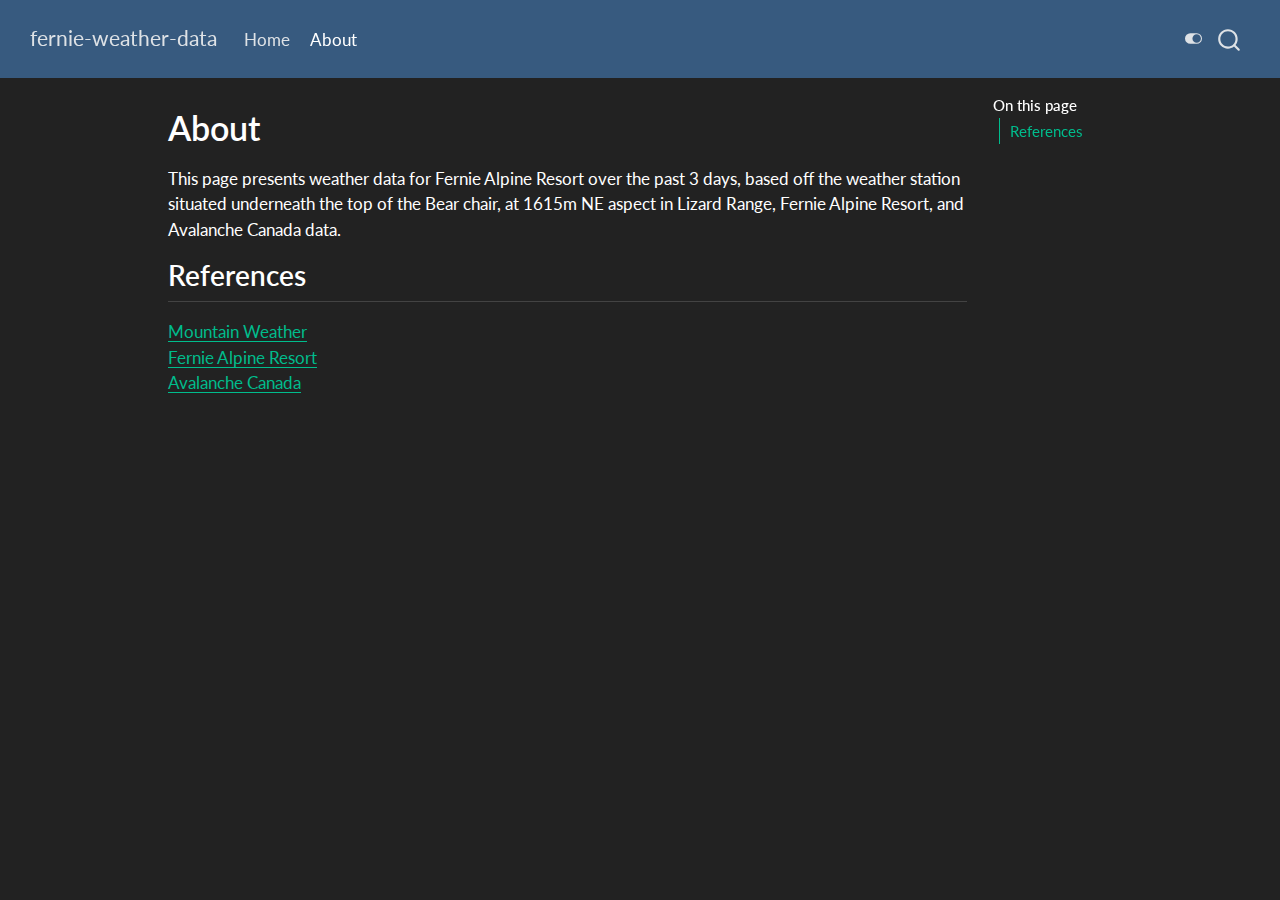
<file: about.html>
<!DOCTYPE html>
<html xmlns="http://www.w3.org/1999/xhtml" lang="en" xml:lang="en"><head>

<meta charset="utf-8">
<meta name="generator" content="quarto-1.7.32">

<meta name="viewport" content="width=device-width, initial-scale=1.0, user-scalable=yes">


<title>About – fernie-weather-data</title>
<style>
code{white-space: pre-wrap;}
span.smallcaps{font-variant: small-caps;}
div.columns{display: flex; gap: min(4vw, 1.5em);}
div.column{flex: auto; overflow-x: auto;}
div.hanging-indent{margin-left: 1.5em; text-indent: -1.5em;}
ul.task-list{list-style: none;}
ul.task-list li input[type="checkbox"] {
  width: 0.8em;
  margin: 0 0.8em 0.2em -1em; /* quarto-specific, see https://github.com/quarto-dev/quarto-cli/issues/4556 */ 
  vertical-align: middle;
}
</style>


<script src="site_libs/quarto-nav/quarto-nav.js"></script>
<script src="site_libs/quarto-nav/headroom.min.js"></script>
<script src="site_libs/clipboard/clipboard.min.js"></script>
<script src="site_libs/quarto-search/autocomplete.umd.js"></script>
<script src="site_libs/quarto-search/fuse.min.js"></script>
<script src="site_libs/quarto-search/quarto-search.js"></script>
<meta name="quarto:offset" content="./">
<script src="site_libs/quarto-html/quarto.js" type="module"></script>
<script src="site_libs/quarto-html/tabsets/tabsets.js" type="module"></script>
<script src="site_libs/quarto-html/popper.min.js"></script>
<script src="site_libs/quarto-html/tippy.umd.min.js"></script>
<script src="site_libs/quarto-html/anchor.min.js"></script>
<link href="site_libs/quarto-html/tippy.css" rel="stylesheet">
<link href="site_libs/quarto-html/quarto-syntax-highlighting-37eea08aefeeee20ff55810ff984fec1.css" rel="stylesheet" class="quarto-color-scheme" id="quarto-text-highlighting-styles">
<link href="site_libs/quarto-html/quarto-syntax-highlighting-dark-2fef5ea3f8957b3e4ecc936fc74692ca.css" rel="stylesheet" class="quarto-color-scheme quarto-color-alternate" id="quarto-text-highlighting-styles">
<script src="site_libs/bootstrap/bootstrap.min.js"></script>
<link href="site_libs/bootstrap/bootstrap-icons.css" rel="stylesheet">
<link href="site_libs/bootstrap/bootstrap-cc63fce9873912f1bbbccf05079cc9ea.min.css" rel="stylesheet" append-hash="true" class="quarto-color-scheme" id="quarto-bootstrap" data-mode="light">
<link href="site_libs/bootstrap/bootstrap-dark-08799928d293638fe9563d5c5a2794e5.min.css" rel="stylesheet" append-hash="true" class="quarto-color-scheme quarto-color-alternate" id="quarto-bootstrap" data-mode="dark">
<script id="quarto-search-options" type="application/json">{
  "location": "navbar",
  "copy-button": false,
  "collapse-after": 3,
  "panel-placement": "end",
  "type": "overlay",
  "limit": 50,
  "keyboard-shortcut": [
    "f",
    "/",
    "s"
  ],
  "show-item-context": false,
  "language": {
    "search-no-results-text": "No results",
    "search-matching-documents-text": "matching documents",
    "search-copy-link-title": "Copy link to search",
    "search-hide-matches-text": "Hide additional matches",
    "search-more-match-text": "more match in this document",
    "search-more-matches-text": "more matches in this document",
    "search-clear-button-title": "Clear",
    "search-text-placeholder": "",
    "search-detached-cancel-button-title": "Cancel",
    "search-submit-button-title": "Submit",
    "search-label": "Search"
  }
}</script>


<link rel="stylesheet" href="styles.css">
</head>

<body class="nav-fixed quarto-dark"><script id="quarto-html-before-body" type="application/javascript">
    const toggleBodyColorMode = (bsSheetEl) => {
      const mode = bsSheetEl.getAttribute("data-mode");
      const bodyEl = window.document.querySelector("body");
      if (mode === "dark") {
        bodyEl.classList.add("quarto-dark");
        bodyEl.classList.remove("quarto-light");
      } else {
        bodyEl.classList.add("quarto-light");
        bodyEl.classList.remove("quarto-dark");
      }
    }
    const toggleBodyColorPrimary = () => {
      const bsSheetEl = window.document.querySelector("link#quarto-bootstrap:not([rel=disabled-stylesheet])");
      if (bsSheetEl) {
        toggleBodyColorMode(bsSheetEl);
      }
    }
    const setColorSchemeToggle = (alternate) => {
      const toggles = window.document.querySelectorAll('.quarto-color-scheme-toggle');
      for (let i=0; i < toggles.length; i++) {
        const toggle = toggles[i];
        if (toggle) {
          if (alternate) {
            toggle.classList.add("alternate");
          } else {
            toggle.classList.remove("alternate");
          }
        }
      }
    };
    const toggleColorMode = (alternate) => {
      // Switch the stylesheets
      const primaryStylesheets = window.document.querySelectorAll('link.quarto-color-scheme:not(.quarto-color-alternate)');
      const alternateStylesheets = window.document.querySelectorAll('link.quarto-color-scheme.quarto-color-alternate');
      manageTransitions('#quarto-margin-sidebar .nav-link', false);
      if (alternate) {
        // note: dark is layered on light, we don't disable primary!
        enableStylesheet(alternateStylesheets);
        for (const sheetNode of alternateStylesheets) {
          if (sheetNode.id === "quarto-bootstrap") {
            toggleBodyColorMode(sheetNode);
          }
        }
      } else {
        disableStylesheet(alternateStylesheets);
        enableStylesheet(primaryStylesheets)
        toggleBodyColorPrimary();
      }
      manageTransitions('#quarto-margin-sidebar .nav-link', true);
      // Switch the toggles
      setColorSchemeToggle(alternate)
      // Hack to workaround the fact that safari doesn't
      // properly recolor the scrollbar when toggling (#1455)
      if (navigator.userAgent.indexOf('Safari') > 0 && navigator.userAgent.indexOf('Chrome') == -1) {
        manageTransitions("body", false);
        window.scrollTo(0, 1);
        setTimeout(() => {
          window.scrollTo(0, 0);
          manageTransitions("body", true);
        }, 40);
      }
    }
    const disableStylesheet = (stylesheets) => {
      for (let i=0; i < stylesheets.length; i++) {
        const stylesheet = stylesheets[i];
        stylesheet.rel = 'disabled-stylesheet';
      }
    }
    const enableStylesheet = (stylesheets) => {
      for (let i=0; i < stylesheets.length; i++) {
        const stylesheet = stylesheets[i];
        if(stylesheet.rel !== 'stylesheet') { // for Chrome, which will still FOUC without this check
          stylesheet.rel = 'stylesheet';
        }
      }
    }
    const manageTransitions = (selector, allowTransitions) => {
      const els = window.document.querySelectorAll(selector);
      for (let i=0; i < els.length; i++) {
        const el = els[i];
        if (allowTransitions) {
          el.classList.remove('notransition');
        } else {
          el.classList.add('notransition');
        }
      }
    }
    const isFileUrl = () => {
      return window.location.protocol === 'file:';
    }
    const hasAlternateSentinel = () => {
      let styleSentinel = getColorSchemeSentinel();
      if (styleSentinel !== null) {
        return styleSentinel === "alternate";
      } else {
        return false;
      }
    }
    const setStyleSentinel = (alternate) => {
      const value = alternate ? "alternate" : "default";
      if (!isFileUrl()) {
        window.localStorage.setItem("quarto-color-scheme", value);
      } else {
        localAlternateSentinel = value;
      }
    }
    const getColorSchemeSentinel = () => {
      if (!isFileUrl()) {
        const storageValue = window.localStorage.getItem("quarto-color-scheme");
        return storageValue != null ? storageValue : localAlternateSentinel;
      } else {
        return localAlternateSentinel;
      }
    }
    const toggleGiscusIfUsed = (isAlternate, darkModeDefault) => {
      const baseTheme = document.querySelector('#giscus-base-theme')?.value ?? 'light';
      const alternateTheme = document.querySelector('#giscus-alt-theme')?.value ?? 'dark';
      let newTheme = '';
      if(authorPrefersDark) {
        newTheme = isAlternate ? baseTheme : alternateTheme;
      } else {
        newTheme = isAlternate ? alternateTheme : baseTheme;
      }
      const changeGiscusTheme = () => {
        // From: https://github.com/giscus/giscus/issues/336
        const sendMessage = (message) => {
          const iframe = document.querySelector('iframe.giscus-frame');
          if (!iframe) return;
          iframe.contentWindow.postMessage({ giscus: message }, 'https://giscus.app');
        }
        sendMessage({
          setConfig: {
            theme: newTheme
          }
        });
      }
      const isGiscussLoaded = window.document.querySelector('iframe.giscus-frame') !== null;
      if (isGiscussLoaded) {
        changeGiscusTheme();
      }
    };
    const authorPrefersDark = true;
    const darkModeDefault = authorPrefersDark;
    let localAlternateSentinel = darkModeDefault ? 'alternate' : 'default';
    // Dark / light mode switch
    window.quartoToggleColorScheme = () => {
      // Read the current dark / light value
      let toAlternate = !hasAlternateSentinel();
      toggleColorMode(toAlternate);
      setStyleSentinel(toAlternate);
      toggleGiscusIfUsed(toAlternate, darkModeDefault);
      window.dispatchEvent(new Event('resize'));
    };
    // Switch to dark mode if need be
    if (hasAlternateSentinel()) {
      toggleColorMode(true);
    } else {
      toggleColorMode(false);
    }
  </script>

<div id="quarto-search-results"></div>
  <header id="quarto-header" class="headroom fixed-top">
    <nav class="navbar navbar-expand-lg " data-bs-theme="dark">
      <div class="navbar-container container-fluid">
      <div class="navbar-brand-container mx-auto">
    <a class="navbar-brand" href="./index.html">
    <span class="navbar-title">fernie-weather-data</span>
    </a>
  </div>
            <div id="quarto-search" class="" title="Search"></div>
          <button class="navbar-toggler" type="button" data-bs-toggle="collapse" data-bs-target="#navbarCollapse" aria-controls="navbarCollapse" role="menu" aria-expanded="false" aria-label="Toggle navigation" onclick="if (window.quartoToggleHeadroom) { window.quartoToggleHeadroom(); }">
  <span class="navbar-toggler-icon"></span>
</button>
          <div class="collapse navbar-collapse" id="navbarCollapse">
            <ul class="navbar-nav navbar-nav-scroll me-auto">
  <li class="nav-item">
    <a class="nav-link" href="./index.html"> 
<span class="menu-text">Home</span></a>
  </li>  
  <li class="nav-item">
    <a class="nav-link active" href="./about.html" aria-current="page"> 
<span class="menu-text">About</span></a>
  </li>  
</ul>
          </div> <!-- /navcollapse -->
            <div class="quarto-navbar-tools">
  <a href="" class="quarto-color-scheme-toggle quarto-navigation-tool  px-1" onclick="window.quartoToggleColorScheme(); return false;" title="Toggle dark mode"><i class="bi"></i></a>
</div>
      </div> <!-- /container-fluid -->
    </nav>
</header>
<!-- content -->
<div id="quarto-content" class="quarto-container page-columns page-rows-contents page-layout-article page-navbar">
<!-- sidebar -->
<!-- margin-sidebar -->
    <div id="quarto-margin-sidebar" class="sidebar margin-sidebar">
        <nav id="TOC" role="doc-toc" class="toc-active">
    <h2 id="toc-title">On this page</h2>
   
  <ul>
  <li><a href="#references" id="toc-references" class="nav-link active" data-scroll-target="#references">References</a></li>
  </ul>
</nav>
    </div>
<!-- main -->
<main class="content" id="quarto-document-content">


<header id="title-block-header" class="quarto-title-block default">
<div class="quarto-title">
<h1 class="title">About</h1>
</div>



<div class="quarto-title-meta">

    
  
    
  </div>
  


</header>


<p>This page presents weather data for Fernie Alpine Resort over the past 3 days, based off the weather station situated underneath the top of the Bear chair, at 1615m NE aspect in Lizard Range, Fernie Alpine Resort, and Avalanche Canada data.</p>
<section id="references" class="level2">
<h2 class="anchored" data-anchor-id="references">References</h2>
<p><a href="https://mountainweather.ca">Mountain Weather</a> <br> <a href="https://ferniealpineresort.ca">Fernie Alpine Resort</a> <br> <a href="avalanchecanada.ca">Avalanche Canada</a></p>


</section>

</main> <!-- /main -->
<script id="quarto-html-after-body" type="application/javascript">
  window.document.addEventListener("DOMContentLoaded", function (event) {
    // Ensure there is a toggle, if there isn't float one in the top right
    if (window.document.querySelector('.quarto-color-scheme-toggle') === null) {
      const a = window.document.createElement('a');
      a.classList.add('top-right');
      a.classList.add('quarto-color-scheme-toggle');
      a.href = "";
      a.onclick = function() { try { window.quartoToggleColorScheme(); } catch {} return false; };
      const i = window.document.createElement("i");
      i.classList.add('bi');
      a.appendChild(i);
      window.document.body.appendChild(a);
    }
    setColorSchemeToggle(hasAlternateSentinel())
    const icon = "";
    const anchorJS = new window.AnchorJS();
    anchorJS.options = {
      placement: 'right',
      icon: icon
    };
    anchorJS.add('.anchored');
    const isCodeAnnotation = (el) => {
      for (const clz of el.classList) {
        if (clz.startsWith('code-annotation-')) {                     
          return true;
        }
      }
      return false;
    }
    const onCopySuccess = function(e) {
      // button target
      const button = e.trigger;
      // don't keep focus
      button.blur();
      // flash "checked"
      button.classList.add('code-copy-button-checked');
      var currentTitle = button.getAttribute("title");
      button.setAttribute("title", "Copied!");
      let tooltip;
      if (window.bootstrap) {
        button.setAttribute("data-bs-toggle", "tooltip");
        button.setAttribute("data-bs-placement", "left");
        button.setAttribute("data-bs-title", "Copied!");
        tooltip = new bootstrap.Tooltip(button, 
          { trigger: "manual", 
            customClass: "code-copy-button-tooltip",
            offset: [0, -8]});
        tooltip.show();    
      }
      setTimeout(function() {
        if (tooltip) {
          tooltip.hide();
          button.removeAttribute("data-bs-title");
          button.removeAttribute("data-bs-toggle");
          button.removeAttribute("data-bs-placement");
        }
        button.setAttribute("title", currentTitle);
        button.classList.remove('code-copy-button-checked');
      }, 1000);
      // clear code selection
      e.clearSelection();
    }
    const getTextToCopy = function(trigger) {
        const codeEl = trigger.previousElementSibling.cloneNode(true);
        for (const childEl of codeEl.children) {
          if (isCodeAnnotation(childEl)) {
            childEl.remove();
          }
        }
        return codeEl.innerText;
    }
    const clipboard = new window.ClipboardJS('.code-copy-button:not([data-in-quarto-modal])', {
      text: getTextToCopy
    });
    clipboard.on('success', onCopySuccess);
    if (window.document.getElementById('quarto-embedded-source-code-modal')) {
      const clipboardModal = new window.ClipboardJS('.code-copy-button[data-in-quarto-modal]', {
        text: getTextToCopy,
        container: window.document.getElementById('quarto-embedded-source-code-modal')
      });
      clipboardModal.on('success', onCopySuccess);
    }
      var localhostRegex = new RegExp(/^(?:http|https):\/\/localhost\:?[0-9]*\//);
      var mailtoRegex = new RegExp(/^mailto:/);
        var filterRegex = new RegExp("https:\/\/mattvproctor\.github\.io\/ferniew-weather-quarto\/");
      var isInternal = (href) => {
          return filterRegex.test(href) || localhostRegex.test(href) || mailtoRegex.test(href);
      }
      // Inspect non-navigation links and adorn them if external
     var links = window.document.querySelectorAll('a[href]:not(.nav-link):not(.navbar-brand):not(.toc-action):not(.sidebar-link):not(.sidebar-item-toggle):not(.pagination-link):not(.no-external):not([aria-hidden]):not(.dropdown-item):not(.quarto-navigation-tool):not(.about-link)');
      for (var i=0; i<links.length; i++) {
        const link = links[i];
        if (!isInternal(link.href)) {
          // undo the damage that might have been done by quarto-nav.js in the case of
          // links that we want to consider external
          if (link.dataset.originalHref !== undefined) {
            link.href = link.dataset.originalHref;
          }
        }
      }
    function tippyHover(el, contentFn, onTriggerFn, onUntriggerFn) {
      const config = {
        allowHTML: true,
        maxWidth: 500,
        delay: 100,
        arrow: false,
        appendTo: function(el) {
            return el.parentElement;
        },
        interactive: true,
        interactiveBorder: 10,
        theme: 'quarto',
        placement: 'bottom-start',
      };
      if (contentFn) {
        config.content = contentFn;
      }
      if (onTriggerFn) {
        config.onTrigger = onTriggerFn;
      }
      if (onUntriggerFn) {
        config.onUntrigger = onUntriggerFn;
      }
      window.tippy(el, config); 
    }
    const noterefs = window.document.querySelectorAll('a[role="doc-noteref"]');
    for (var i=0; i<noterefs.length; i++) {
      const ref = noterefs[i];
      tippyHover(ref, function() {
        // use id or data attribute instead here
        let href = ref.getAttribute('data-footnote-href') || ref.getAttribute('href');
        try { href = new URL(href).hash; } catch {}
        const id = href.replace(/^#\/?/, "");
        const note = window.document.getElementById(id);
        if (note) {
          return note.innerHTML;
        } else {
          return "";
        }
      });
    }
    const xrefs = window.document.querySelectorAll('a.quarto-xref');
    const processXRef = (id, note) => {
      // Strip column container classes
      const stripColumnClz = (el) => {
        el.classList.remove("page-full", "page-columns");
        if (el.children) {
          for (const child of el.children) {
            stripColumnClz(child);
          }
        }
      }
      stripColumnClz(note)
      if (id === null || id.startsWith('sec-')) {
        // Special case sections, only their first couple elements
        const container = document.createElement("div");
        if (note.children && note.children.length > 2) {
          container.appendChild(note.children[0].cloneNode(true));
          for (let i = 1; i < note.children.length; i++) {
            const child = note.children[i];
            if (child.tagName === "P" && child.innerText === "") {
              continue;
            } else {
              container.appendChild(child.cloneNode(true));
              break;
            }
          }
          if (window.Quarto?.typesetMath) {
            window.Quarto.typesetMath(container);
          }
          return container.innerHTML
        } else {
          if (window.Quarto?.typesetMath) {
            window.Quarto.typesetMath(note);
          }
          return note.innerHTML;
        }
      } else {
        // Remove any anchor links if they are present
        const anchorLink = note.querySelector('a.anchorjs-link');
        if (anchorLink) {
          anchorLink.remove();
        }
        if (window.Quarto?.typesetMath) {
          window.Quarto.typesetMath(note);
        }
        if (note.classList.contains("callout")) {
          return note.outerHTML;
        } else {
          return note.innerHTML;
        }
      }
    }
    for (var i=0; i<xrefs.length; i++) {
      const xref = xrefs[i];
      tippyHover(xref, undefined, function(instance) {
        instance.disable();
        let url = xref.getAttribute('href');
        let hash = undefined; 
        if (url.startsWith('#')) {
          hash = url;
        } else {
          try { hash = new URL(url).hash; } catch {}
        }
        if (hash) {
          const id = hash.replace(/^#\/?/, "");
          const note = window.document.getElementById(id);
          if (note !== null) {
            try {
              const html = processXRef(id, note.cloneNode(true));
              instance.setContent(html);
            } finally {
              instance.enable();
              instance.show();
            }
          } else {
            // See if we can fetch this
            fetch(url.split('#')[0])
            .then(res => res.text())
            .then(html => {
              const parser = new DOMParser();
              const htmlDoc = parser.parseFromString(html, "text/html");
              const note = htmlDoc.getElementById(id);
              if (note !== null) {
                const html = processXRef(id, note);
                instance.setContent(html);
              } 
            }).finally(() => {
              instance.enable();
              instance.show();
            });
          }
        } else {
          // See if we can fetch a full url (with no hash to target)
          // This is a special case and we should probably do some content thinning / targeting
          fetch(url)
          .then(res => res.text())
          .then(html => {
            const parser = new DOMParser();
            const htmlDoc = parser.parseFromString(html, "text/html");
            const note = htmlDoc.querySelector('main.content');
            if (note !== null) {
              // This should only happen for chapter cross references
              // (since there is no id in the URL)
              // remove the first header
              if (note.children.length > 0 && note.children[0].tagName === "HEADER") {
                note.children[0].remove();
              }
              const html = processXRef(null, note);
              instance.setContent(html);
            } 
          }).finally(() => {
            instance.enable();
            instance.show();
          });
        }
      }, function(instance) {
      });
    }
        let selectedAnnoteEl;
        const selectorForAnnotation = ( cell, annotation) => {
          let cellAttr = 'data-code-cell="' + cell + '"';
          let lineAttr = 'data-code-annotation="' +  annotation + '"';
          const selector = 'span[' + cellAttr + '][' + lineAttr + ']';
          return selector;
        }
        const selectCodeLines = (annoteEl) => {
          const doc = window.document;
          const targetCell = annoteEl.getAttribute("data-target-cell");
          const targetAnnotation = annoteEl.getAttribute("data-target-annotation");
          const annoteSpan = window.document.querySelector(selectorForAnnotation(targetCell, targetAnnotation));
          const lines = annoteSpan.getAttribute("data-code-lines").split(",");
          const lineIds = lines.map((line) => {
            return targetCell + "-" + line;
          })
          let top = null;
          let height = null;
          let parent = null;
          if (lineIds.length > 0) {
              //compute the position of the single el (top and bottom and make a div)
              const el = window.document.getElementById(lineIds[0]);
              top = el.offsetTop;
              height = el.offsetHeight;
              parent = el.parentElement.parentElement;
            if (lineIds.length > 1) {
              const lastEl = window.document.getElementById(lineIds[lineIds.length - 1]);
              const bottom = lastEl.offsetTop + lastEl.offsetHeight;
              height = bottom - top;
            }
            if (top !== null && height !== null && parent !== null) {
              // cook up a div (if necessary) and position it 
              let div = window.document.getElementById("code-annotation-line-highlight");
              if (div === null) {
                div = window.document.createElement("div");
                div.setAttribute("id", "code-annotation-line-highlight");
                div.style.position = 'absolute';
                parent.appendChild(div);
              }
              div.style.top = top - 2 + "px";
              div.style.height = height + 4 + "px";
              div.style.left = 0;
              let gutterDiv = window.document.getElementById("code-annotation-line-highlight-gutter");
              if (gutterDiv === null) {
                gutterDiv = window.document.createElement("div");
                gutterDiv.setAttribute("id", "code-annotation-line-highlight-gutter");
                gutterDiv.style.position = 'absolute';
                const codeCell = window.document.getElementById(targetCell);
                const gutter = codeCell.querySelector('.code-annotation-gutter');
                gutter.appendChild(gutterDiv);
              }
              gutterDiv.style.top = top - 2 + "px";
              gutterDiv.style.height = height + 4 + "px";
            }
            selectedAnnoteEl = annoteEl;
          }
        };
        const unselectCodeLines = () => {
          const elementsIds = ["code-annotation-line-highlight", "code-annotation-line-highlight-gutter"];
          elementsIds.forEach((elId) => {
            const div = window.document.getElementById(elId);
            if (div) {
              div.remove();
            }
          });
          selectedAnnoteEl = undefined;
        };
          // Handle positioning of the toggle
      window.addEventListener(
        "resize",
        throttle(() => {
          elRect = undefined;
          if (selectedAnnoteEl) {
            selectCodeLines(selectedAnnoteEl);
          }
        }, 10)
      );
      function throttle(fn, ms) {
      let throttle = false;
      let timer;
        return (...args) => {
          if(!throttle) { // first call gets through
              fn.apply(this, args);
              throttle = true;
          } else { // all the others get throttled
              if(timer) clearTimeout(timer); // cancel #2
              timer = setTimeout(() => {
                fn.apply(this, args);
                timer = throttle = false;
              }, ms);
          }
        };
      }
        // Attach click handler to the DT
        const annoteDls = window.document.querySelectorAll('dt[data-target-cell]');
        for (const annoteDlNode of annoteDls) {
          annoteDlNode.addEventListener('click', (event) => {
            const clickedEl = event.target;
            if (clickedEl !== selectedAnnoteEl) {
              unselectCodeLines();
              const activeEl = window.document.querySelector('dt[data-target-cell].code-annotation-active');
              if (activeEl) {
                activeEl.classList.remove('code-annotation-active');
              }
              selectCodeLines(clickedEl);
              clickedEl.classList.add('code-annotation-active');
            } else {
              // Unselect the line
              unselectCodeLines();
              clickedEl.classList.remove('code-annotation-active');
            }
          });
        }
    const findCites = (el) => {
      const parentEl = el.parentElement;
      if (parentEl) {
        const cites = parentEl.dataset.cites;
        if (cites) {
          return {
            el,
            cites: cites.split(' ')
          };
        } else {
          return findCites(el.parentElement)
        }
      } else {
        return undefined;
      }
    };
    var bibliorefs = window.document.querySelectorAll('a[role="doc-biblioref"]');
    for (var i=0; i<bibliorefs.length; i++) {
      const ref = bibliorefs[i];
      const citeInfo = findCites(ref);
      if (citeInfo) {
        tippyHover(citeInfo.el, function() {
          var popup = window.document.createElement('div');
          citeInfo.cites.forEach(function(cite) {
            var citeDiv = window.document.createElement('div');
            citeDiv.classList.add('hanging-indent');
            citeDiv.classList.add('csl-entry');
            var biblioDiv = window.document.getElementById('ref-' + cite);
            if (biblioDiv) {
              citeDiv.innerHTML = biblioDiv.innerHTML;
            }
            popup.appendChild(citeDiv);
          });
          return popup.innerHTML;
        });
      }
    }
  });
  </script>
</div> <!-- /content -->




</body></html>
</file>
<file: site_libs/quarto-html/tippy.css>
.tippy-box[data-animation=fade][data-state=hidden]{opacity:0}[data-tippy-root]{max-width:calc(100vw - 10px)}.tippy-box{position:relative;background-color:#333;color:#fff;border-radius:4px;font-size:14px;line-height:1.4;white-space:normal;outline:0;transition-property:transform,visibility,opacity}.tippy-box[data-placement^=top]>.tippy-arrow{bottom:0}.tippy-box[data-placement^=top]>.tippy-arrow:before{bottom:-7px;left:0;border-width:8px 8px 0;border-top-color:initial;transform-origin:center top}.tippy-box[data-placement^=bottom]>.tippy-arrow{top:0}.tippy-box[data-placement^=bottom]>.tippy-arrow:before{top:-7px;left:0;border-width:0 8px 8px;border-bottom-color:initial;transform-origin:center bottom}.tippy-box[data-placement^=left]>.tippy-arrow{right:0}.tippy-box[data-placement^=left]>.tippy-arrow:before{border-width:8px 0 8px 8px;border-left-color:initial;right:-7px;transform-origin:center left}.tippy-box[data-placement^=right]>.tippy-arrow{left:0}.tippy-box[data-placement^=right]>.tippy-arrow:before{left:-7px;border-width:8px 8px 8px 0;border-right-color:initial;transform-origin:center right}.tippy-box[data-inertia][data-state=visible]{transition-timing-function:cubic-bezier(.54,1.5,.38,1.11)}.tippy-arrow{width:16px;height:16px;color:#333}.tippy-arrow:before{content:"";position:absolute;border-color:transparent;border-style:solid}.tippy-content{position:relative;padding:5px 9px;z-index:1}
</file>
<file: site_libs/quarto-html/quarto-syntax-highlighting-2cd88b842f3556f70e7132508a5c4eca.css>
/* quarto syntax highlight colors */
:root {
  --quarto-hl-al-color: #ff5555;
  --quarto-hl-an-color: #ff79c6;
  --quarto-hl-at-color: #ff79c6;
  --quarto-hl-bn-color: #bd93f9;
  --quarto-hl-bu-color: #8be9fd;
  --quarto-hl-ch-color: #f1fa8c;
  --quarto-hl-co-color: #6272a4;
  --quarto-hl-cv-color: #8be9fd;
  --quarto-hl-cn-color: #bd93f9;
  --quarto-hl-cf-color: #ff79c6;
  --quarto-hl-dt-color: #8be9fd;
  --quarto-hl-dv-color: #bd93f9;
  --quarto-hl-do-color: #ffb86c;
  --quarto-hl-er-color: #ff5555;
  --quarto-hl-ex-color: #8be9fd;
  --quarto-hl-fl-color: #bd93f9;
  --quarto-hl-fu-color: #50fa7b;
  --quarto-hl-im-color: #ff79c6;
  --quarto-hl-in-color: #f1fa8c;
  --quarto-hl-kw-color: #ff79c6;
  --quarto-hl-op-color: #f8f8f2;
  --quarto-hl-pp-color: #ff79c6;
  --quarto-hl-re-color: #8be9fd;
  --quarto-hl-sc-color: #ff79c6;
  --quarto-hl-ss-color: #f1fa8c;
  --quarto-hl-st-color: #f1fa8c;
  --quarto-hl-va-color: #8be9fd;
  --quarto-hl-vs-color: #f1fa8c;
  --quarto-hl-wa-color: #ff5555;
}

/* other quarto variables */
:root {
  --quarto-font-monospace: SFMono-Regular, Menlo, Monaco, Consolas, "Liberation Mono", "Courier New", monospace;
}

/* syntax highlight based on Pandoc's rules */
pre > code.sourceCode > span {
  color: #f8f8f2;
}

code.sourceCode > span {
  color: #f8f8f2;
}

div.sourceCode,
div.sourceCode pre.sourceCode {
  color: #f8f8f2;
}

/* Normal */
code span {
  color: #f8f8f2;
}

/* Alert */
code span.al {
  font-weight: bold;
  color: #ff5555;
}

/* Annotation */
code span.an {
  color: #ff79c6;
}

/* Attribute */
code span.at {
  color: #ff79c6;
}

/* BaseN */
code span.bn {
  color: #bd93f9;
}

/* BuiltIn */
code span.bu {
  color: #8be9fd;
}

/* ControlFlow */
code span.cf {
  color: #ff79c6;
}

/* Char */
code span.ch {
  color: #f1fa8c;
}

/* Constant */
code span.cn {
  font-weight: bold;
  color: #bd93f9;
}

/* Comment */
code span.co {
  color: #6272a4;
}

/* CommentVar */
code span.cv {
  color: #8be9fd;
}

/* Documentation */
code span.do {
  color: #ffb86c;
}

/* DataType */
code span.dt {
  font-style: italic;
  color: #8be9fd;
}

/* DecVal */
code span.dv {
  color: #bd93f9;
}

/* Error */
code span.er {
  color: #ff5555;
  text-decoration: underline;
}

/* Extension */
code span.ex {
  color: #8be9fd;
}

/* Float */
code span.fl {
  color: #bd93f9;
}

/* Function */
code span.fu {
  color: #50fa7b;
}

/* Import */
code span.im {
  color: #ff79c6;
}

/* Information */
code span.in {
  color: #f1fa8c;
}

/* Keyword */
code span.kw {
  color: #ff79c6;
}

/* Operator */
code span.op {
  color: #f8f8f2;
}

/* Preprocessor */
code span.pp {
  color: #ff79c6;
}

/* RegionMarker */
code span.re {
  color: #8be9fd;
}

/* SpecialChar */
code span.sc {
  color: #ff79c6;
}

/* SpecialString */
code span.ss {
  color: #f1fa8c;
}

/* String */
code span.st {
  color: #f1fa8c;
}

/* Variable */
code span.va {
  color: #8be9fd;
}

/* VerbatimString */
code span.vs {
  color: #f1fa8c;
}

/* Warning */
code span.wa {
  color: #ff5555;
}

.prevent-inlining {
  content: "</";
}

/*# sourceMappingURL=815810ac6fa8deb3b0189dce8574b53f.css.map */
</file>
<file: site_libs/quarto-html/quarto-syntax-highlighting-dark-2cd88b842f3556f70e7132508a5c4eca.css>
/* quarto syntax highlight colors */
:root {
  --quarto-hl-al-color: #ff5555;
  --quarto-hl-an-color: #ff79c6;
  --quarto-hl-at-color: #ff79c6;
  --quarto-hl-bn-color: #bd93f9;
  --quarto-hl-bu-color: #8be9fd;
  --quarto-hl-ch-color: #f1fa8c;
  --quarto-hl-co-color: #6272a4;
  --quarto-hl-cv-color: #8be9fd;
  --quarto-hl-cn-color: #bd93f9;
  --quarto-hl-cf-color: #ff79c6;
  --quarto-hl-dt-color: #8be9fd;
  --quarto-hl-dv-color: #bd93f9;
  --quarto-hl-do-color: #ffb86c;
  --quarto-hl-er-color: #ff5555;
  --quarto-hl-ex-color: #8be9fd;
  --quarto-hl-fl-color: #bd93f9;
  --quarto-hl-fu-color: #50fa7b;
  --quarto-hl-im-color: #ff79c6;
  --quarto-hl-in-color: #f1fa8c;
  --quarto-hl-kw-color: #ff79c6;
  --quarto-hl-op-color: #f8f8f2;
  --quarto-hl-pp-color: #ff79c6;
  --quarto-hl-re-color: #8be9fd;
  --quarto-hl-sc-color: #ff79c6;
  --quarto-hl-ss-color: #f1fa8c;
  --quarto-hl-st-color: #f1fa8c;
  --quarto-hl-va-color: #8be9fd;
  --quarto-hl-vs-color: #f1fa8c;
  --quarto-hl-wa-color: #ff5555;
}

/* other quarto variables */
:root {
  --quarto-font-monospace: SFMono-Regular, Menlo, Monaco, Consolas, "Liberation Mono", "Courier New", monospace;
}

/* syntax highlight based on Pandoc's rules */
pre > code.sourceCode > span {
  color: #f8f8f2;
}

code.sourceCode > span {
  color: #f8f8f2;
}

div.sourceCode,
div.sourceCode pre.sourceCode {
  color: #f8f8f2;
}

/* Normal */
code span {
  color: #f8f8f2;
}

/* Alert */
code span.al {
  font-weight: bold;
  color: #ff5555;
}

/* Annotation */
code span.an {
  color: #ff79c6;
}

/* Attribute */
code span.at {
  color: #ff79c6;
}

/* BaseN */
code span.bn {
  color: #bd93f9;
}

/* BuiltIn */
code span.bu {
  color: #8be9fd;
}

/* ControlFlow */
code span.cf {
  color: #ff79c6;
}

/* Char */
code span.ch {
  color: #f1fa8c;
}

/* Constant */
code span.cn {
  font-weight: bold;
  color: #bd93f9;
}

/* Comment */
code span.co {
  color: #6272a4;
}

/* CommentVar */
code span.cv {
  color: #8be9fd;
}

/* Documentation */
code span.do {
  color: #ffb86c;
}

/* DataType */
code span.dt {
  font-style: italic;
  color: #8be9fd;
}

/* DecVal */
code span.dv {
  color: #bd93f9;
}

/* Error */
code span.er {
  color: #ff5555;
  text-decoration: underline;
}

/* Extension */
code span.ex {
  color: #8be9fd;
}

/* Float */
code span.fl {
  color: #bd93f9;
}

/* Function */
code span.fu {
  color: #50fa7b;
}

/* Import */
code span.im {
  color: #ff79c6;
}

/* Information */
code span.in {
  color: #f1fa8c;
}

/* Keyword */
code span.kw {
  color: #ff79c6;
}

/* Operator */
code span.op {
  color: #f8f8f2;
}

/* Preprocessor */
code span.pp {
  color: #ff79c6;
}

/* RegionMarker */
code span.re {
  color: #8be9fd;
}

/* SpecialChar */
code span.sc {
  color: #ff79c6;
}

/* SpecialString */
code span.ss {
  color: #f1fa8c;
}

/* String */
code span.st {
  color: #f1fa8c;
}

/* Variable */
code span.va {
  color: #8be9fd;
}

/* VerbatimString */
code span.vs {
  color: #f1fa8c;
}

/* Warning */
code span.wa {
  color: #ff5555;
}

.prevent-inlining {
  content: "</";
}

/*# sourceMappingURL=815810ac6fa8deb3b0189dce8574b53f.css.map */
</file>
<file: site_libs/lightable-0.0.1/lightable.css>
/*!
 * lightable v0.0.1
 * Copyright 2020 Hao Zhu
 * Licensed under MIT (https://github.com/haozhu233/kableExtra/blob/master/LICENSE)
 */

.lightable-minimal {
  border-collapse: separate;
  border-spacing: 16px 1px;
  width: 100%;
  margin-bottom: 10px;
}

.lightable-minimal td {
  margin-left: 5px;
  margin-right: 5px;
}

.lightable-minimal th {
  margin-left: 5px;
  margin-right: 5px;
}

.lightable-minimal thead tr:last-child th {
  border-bottom: 2px solid #00000050;
  empty-cells: hide;

}

.lightable-minimal tbody tr:first-child td {
  padding-top: 0.5em;
}

.lightable-minimal.lightable-hover tbody tr:hover {
  background-color: #f5f5f5;
}

.lightable-minimal.lightable-striped tbody tr:nth-child(even) {
  background-color: #f5f5f5;
}

.lightable-classic {
  border-top: 0.16em solid #111111;
  border-bottom: 0.16em solid #111111;
  width: 100%;
  margin-bottom: 10px;
  margin: 10px 5px;
}

.lightable-classic tfoot tr td {
  border: 0;
}

.lightable-classic tfoot tr:first-child td {
  border-top: 0.14em solid #111111;
}

.lightable-classic caption {
  color: #222222;
}

.lightable-classic td {
  padding-left: 5px;
  padding-right: 5px;
  color: #222222;
}

.lightable-classic th {
  padding-left: 5px;
  padding-right: 5px;
  font-weight: normal;
  color: #222222;
}

.lightable-classic thead tr:last-child th {
  border-bottom: 0.10em solid #111111;
}

.lightable-classic.lightable-hover tbody tr:hover {
  background-color: #F9EEC1;
}

.lightable-classic.lightable-striped tbody tr:nth-child(even) {
  background-color: #f5f5f5;
}

.lightable-classic-2 {
  border-top: 3px double #111111;
  border-bottom: 3px double #111111;
  width: 100%;
  margin-bottom: 10px;
}

.lightable-classic-2 tfoot tr td {
  border: 0;
}

.lightable-classic-2 tfoot tr:first-child td {
  border-top: 3px double #111111;
}

.lightable-classic-2 caption {
  color: #222222;
}

.lightable-classic-2 td {
  padding-left: 5px;
  padding-right: 5px;
  color: #222222;
}

.lightable-classic-2 th {
  padding-left: 5px;
  padding-right: 5px;
  font-weight: normal;
  color: #222222;
}

.lightable-classic-2 tbody tr:last-child td {
  border-bottom: 3px double #111111;
}

.lightable-classic-2 thead tr:last-child th {
  border-bottom: 1px solid #111111;
}

.lightable-classic-2.lightable-hover tbody tr:hover {
  background-color: #F9EEC1;
}

.lightable-classic-2.lightable-striped tbody tr:nth-child(even) {
  background-color: #f5f5f5;
}

.lightable-material {
  min-width: 100%;
  white-space: nowrap;
  table-layout: fixed;
  font-family: Roboto, sans-serif;
  border: 1px solid #EEE;
  border-collapse: collapse;
  margin-bottom: 10px;
}

.lightable-material tfoot tr td {
  border: 0;
}

.lightable-material tfoot tr:first-child td {
  border-top: 1px solid #EEE;
}

.lightable-material th {
  height: 56px;
  padding-left: 16px;
  padding-right: 16px;
}

.lightable-material td {
  height: 52px;
  padding-left: 16px;
  padding-right: 16px;
  border-top: 1px solid #eeeeee;
}

.lightable-material.lightable-hover tbody tr:hover {
  background-color: #f5f5f5;
}

.lightable-material.lightable-striped tbody tr:nth-child(even) {
  background-color: #f5f5f5;
}

.lightable-material.lightable-striped tbody td {
  border: 0;
}

.lightable-material.lightable-striped thead tr:last-child th {
  border-bottom: 1px solid #ddd;
}

.lightable-material-dark {
  min-width: 100%;
  white-space: nowrap;
  table-layout: fixed;
  font-family: Roboto, sans-serif;
  border: 1px solid #FFFFFF12;
  border-collapse: collapse;
  margin-bottom: 10px;
  background-color: #363640;
}

.lightable-material-dark tfoot tr td {
  border: 0;
}

.lightable-material-dark tfoot tr:first-child td {
  border-top: 1px solid #FFFFFF12;
}

.lightable-material-dark th {
  height: 56px;
  padding-left: 16px;
  padding-right: 16px;
  color: #FFFFFF60;
}

.lightable-material-dark td {
  height: 52px;
  padding-left: 16px;
  padding-right: 16px;
  color: #FFFFFF;
  border-top: 1px solid #FFFFFF12;
}

.lightable-material-dark.lightable-hover tbody tr:hover {
  background-color: #FFFFFF12;
}

.lightable-material-dark.lightable-striped tbody tr:nth-child(even) {
  background-color: #FFFFFF12;
}

.lightable-material-dark.lightable-striped tbody td {
  border: 0;
}

.lightable-material-dark.lightable-striped thead tr:last-child th {
  border-bottom: 1px solid #FFFFFF12;
}

.lightable-paper {
  width: 100%;
  margin-bottom: 10px;
  color: #444;
}

.lightable-paper tfoot tr td {
  border: 0;
}

.lightable-paper tfoot tr:first-child td {
  border-top: 1px solid #00000020;
}

.lightable-paper thead tr:last-child th {
  color: #666;
  vertical-align: bottom;
  border-bottom: 1px solid #00000020;
  line-height: 1.15em;
  padding: 10px 5px;
}

.lightable-paper td {
  vertical-align: middle;
  border-bottom: 1px solid #00000010;
  line-height: 1.15em;
  padding: 7px 5px;
}

.lightable-paper.lightable-hover tbody tr:hover {
  background-color: #F9EEC1;
}

.lightable-paper.lightable-striped tbody tr:nth-child(even) {
  background-color: #00000008;
}

.lightable-paper.lightable-striped tbody td {
  border: 0;
}
</file>
<file: site_libs/htmltools-fill-0.5.8.1/fill.css>
@layer htmltools {
  .html-fill-container {
    display: flex;
    flex-direction: column;
    /* Prevent the container from expanding vertically or horizontally beyond its
    parent's constraints. */
    min-height: 0;
    min-width: 0;
  }
  .html-fill-container > .html-fill-item {
    /* Fill items can grow and shrink freely within
    available vertical space in fillable container */
    flex: 1 1 auto;
    min-height: 0;
    min-width: 0;
  }
  .html-fill-container > :not(.html-fill-item) {
    /* Prevent shrinking or growing of non-fill items */
    flex: 0 0 auto;
  }
}
</file>
<file: site_libs/plotly-htmlwidgets-css-2.11.1/plotly-htmlwidgets.css>
/*
just here so that plotly works
correctly with ioslides.
see https://github.com/ropensci/plotly/issues/463
*/

slide:not(.current) .plotly.html-widget{
  display: none;
}
</file>
<file: styles.css>
/* css styles */
</file>
<file: site_libs/quarto-html/quarto-syntax-highlighting-37eea08aefeeee20ff55810ff984fec1.css>
/* quarto syntax highlight colors */
:root {
  --quarto-hl-ot-color: #003B4F;
  --quarto-hl-at-color: #657422;
  --quarto-hl-ss-color: #20794D;
  --quarto-hl-an-color: #5E5E5E;
  --quarto-hl-fu-color: #4758AB;
  --quarto-hl-st-color: #20794D;
  --quarto-hl-cf-color: #003B4F;
  --quarto-hl-op-color: #5E5E5E;
  --quarto-hl-er-color: #AD0000;
  --quarto-hl-bn-color: #AD0000;
  --quarto-hl-al-color: #AD0000;
  --quarto-hl-va-color: #111111;
  --quarto-hl-bu-color: inherit;
  --quarto-hl-ex-color: inherit;
  --quarto-hl-pp-color: #AD0000;
  --quarto-hl-in-color: #5E5E5E;
  --quarto-hl-vs-color: #20794D;
  --quarto-hl-wa-color: #5E5E5E;
  --quarto-hl-do-color: #5E5E5E;
  --quarto-hl-im-color: #00769E;
  --quarto-hl-ch-color: #20794D;
  --quarto-hl-dt-color: #AD0000;
  --quarto-hl-fl-color: #AD0000;
  --quarto-hl-co-color: #5E5E5E;
  --quarto-hl-cv-color: #5E5E5E;
  --quarto-hl-cn-color: #8f5902;
  --quarto-hl-sc-color: #5E5E5E;
  --quarto-hl-dv-color: #AD0000;
  --quarto-hl-kw-color: #003B4F;
}

/* other quarto variables */
:root {
  --quarto-font-monospace: SFMono-Regular, Menlo, Monaco, Consolas, "Liberation Mono", "Courier New", monospace;
}

/* syntax highlight based on Pandoc's rules */
pre > code.sourceCode > span {
  color: #003B4F;
}

code.sourceCode > span {
  color: #003B4F;
}

div.sourceCode,
div.sourceCode pre.sourceCode {
  color: #003B4F;
}

/* Normal */
code span {
  color: #003B4F;
}

/* Alert */
code span.al {
  color: #AD0000;
  font-style: inherit;
}

/* Annotation */
code span.an {
  color: #5E5E5E;
  font-style: inherit;
}

/* Attribute */
code span.at {
  color: #657422;
  font-style: inherit;
}

/* BaseN */
code span.bn {
  color: #AD0000;
  font-style: inherit;
}

/* BuiltIn */
code span.bu {
  font-style: inherit;
}

/* ControlFlow */
code span.cf {
  color: #003B4F;
  font-weight: bold;
  font-style: inherit;
}

/* Char */
code span.ch {
  color: #20794D;
  font-style: inherit;
}

/* Constant */
code span.cn {
  color: #8f5902;
  font-style: inherit;
}

/* Comment */
code span.co {
  color: #5E5E5E;
  font-style: inherit;
}

/* CommentVar */
code span.cv {
  color: #5E5E5E;
  font-style: italic;
}

/* Documentation */
code span.do {
  color: #5E5E5E;
  font-style: italic;
}

/* DataType */
code span.dt {
  color: #AD0000;
  font-style: inherit;
}

/* DecVal */
code span.dv {
  color: #AD0000;
  font-style: inherit;
}

/* Error */
code span.er {
  color: #AD0000;
  font-style: inherit;
}

/* Extension */
code span.ex {
  font-style: inherit;
}

/* Float */
code span.fl {
  color: #AD0000;
  font-style: inherit;
}

/* Function */
code span.fu {
  color: #4758AB;
  font-style: inherit;
}

/* Import */
code span.im {
  color: #00769E;
  font-style: inherit;
}

/* Information */
code span.in {
  color: #5E5E5E;
  font-style: inherit;
}

/* Keyword */
code span.kw {
  color: #003B4F;
  font-weight: bold;
  font-style: inherit;
}

/* Operator */
code span.op {
  color: #5E5E5E;
  font-style: inherit;
}

/* Other */
code span.ot {
  color: #003B4F;
  font-style: inherit;
}

/* Preprocessor */
code span.pp {
  color: #AD0000;
  font-style: inherit;
}

/* SpecialChar */
code span.sc {
  color: #5E5E5E;
  font-style: inherit;
}

/* SpecialString */
code span.ss {
  color: #20794D;
  font-style: inherit;
}

/* String */
code span.st {
  color: #20794D;
  font-style: inherit;
}

/* Variable */
code span.va {
  color: #111111;
  font-style: inherit;
}

/* VerbatimString */
code span.vs {
  color: #20794D;
  font-style: inherit;
}

/* Warning */
code span.wa {
  color: #5E5E5E;
  font-style: italic;
}

.prevent-inlining {
  content: "</";
}

/*# sourceMappingURL=27d3d809615f7771493d095567f04340.css.map */
</file>
<file: site_libs/quarto-html/quarto-syntax-highlighting-dark-2fef5ea3f8957b3e4ecc936fc74692ca.css>
/* quarto syntax highlight colors */
:root {
  --quarto-hl-al-color: #f07178;
  --quarto-hl-an-color: #d4d0ab;
  --quarto-hl-at-color: #00e0e0;
  --quarto-hl-bn-color: #d4d0ab;
  --quarto-hl-bu-color: #abe338;
  --quarto-hl-ch-color: #abe338;
  --quarto-hl-co-color: #f8f8f2;
  --quarto-hl-cv-color: #ffd700;
  --quarto-hl-cn-color: #ffd700;
  --quarto-hl-cf-color: #ffa07a;
  --quarto-hl-dt-color: #ffa07a;
  --quarto-hl-dv-color: #d4d0ab;
  --quarto-hl-do-color: #f8f8f2;
  --quarto-hl-er-color: #f07178;
  --quarto-hl-ex-color: #00e0e0;
  --quarto-hl-fl-color: #d4d0ab;
  --quarto-hl-fu-color: #ffa07a;
  --quarto-hl-im-color: #abe338;
  --quarto-hl-in-color: #d4d0ab;
  --quarto-hl-kw-color: #ffa07a;
  --quarto-hl-op-color: #ffa07a;
  --quarto-hl-ot-color: #00e0e0;
  --quarto-hl-pp-color: #dcc6e0;
  --quarto-hl-re-color: #00e0e0;
  --quarto-hl-sc-color: #abe338;
  --quarto-hl-ss-color: #abe338;
  --quarto-hl-st-color: #abe338;
  --quarto-hl-va-color: #00e0e0;
  --quarto-hl-vs-color: #abe338;
  --quarto-hl-wa-color: #dcc6e0;
}

/* other quarto variables */
:root {
  --quarto-font-monospace: SFMono-Regular, Menlo, Monaco, Consolas, "Liberation Mono", "Courier New", monospace;
}

/* syntax highlight based on Pandoc's rules */
pre > code.sourceCode > span {
  color: #f8f8f2;
}

code.sourceCode > span {
  color: #f8f8f2;
}

div.sourceCode,
div.sourceCode pre.sourceCode {
  color: #f8f8f2;
}

/* Normal */
code span {
  color: #f8f8f2;
}

/* Alert */
code span.al {
  color: #f07178;
}

/* Annotation */
code span.an {
  color: #d4d0ab;
}

/* Attribute */
code span.at {
  color: #00e0e0;
}

/* BaseN */
code span.bn {
  color: #d4d0ab;
}

/* BuiltIn */
code span.bu {
  color: #abe338;
}

/* ControlFlow */
code span.cf {
  font-weight: bold;
  color: #ffa07a;
}

/* Char */
code span.ch {
  color: #abe338;
}

/* Constant */
code span.cn {
  color: #ffd700;
}

/* Comment */
code span.co {
  font-style: italic;
  color: #f8f8f2;
}

/* CommentVar */
code span.cv {
  color: #ffd700;
}

/* Documentation */
code span.do {
  color: #f8f8f2;
}

/* DataType */
code span.dt {
  color: #ffa07a;
}

/* DecVal */
code span.dv {
  color: #d4d0ab;
}

/* Error */
code span.er {
  color: #f07178;
  text-decoration: underline;
}

/* Extension */
code span.ex {
  font-weight: bold;
  color: #00e0e0;
}

/* Float */
code span.fl {
  color: #d4d0ab;
}

/* Function */
code span.fu {
  color: #ffa07a;
}

/* Import */
code span.im {
  color: #abe338;
}

/* Information */
code span.in {
  color: #d4d0ab;
}

/* Keyword */
code span.kw {
  font-weight: bold;
  color: #ffa07a;
}

/* Operator */
code span.op {
  color: #ffa07a;
}

/* Other */
code span.ot {
  color: #00e0e0;
}

/* Preprocessor */
code span.pp {
  color: #dcc6e0;
}

/* RegionMarker */
code span.re {
  background-color: #f8f8f2;
  color: #00e0e0;
}

/* SpecialChar */
code span.sc {
  color: #abe338;
}

/* SpecialString */
code span.ss {
  color: #abe338;
}

/* String */
code span.st {
  color: #abe338;
}

/* Variable */
code span.va {
  color: #00e0e0;
}

/* VerbatimString */
code span.vs {
  color: #abe338;
}

/* Warning */
code span.wa {
  color: #dcc6e0;
}

.prevent-inlining {
  content: "</";
}

/*# sourceMappingURL=9d1c423767af11a14e59cf8ecfea55bb.css.map */
</file>
<file: site_libs/crosstalk-1.2.2/css/crosstalk.min.css>
.container-fluid.crosstalk-bscols{margin-left:-30px;margin-right:-30px;white-space:normal}body>.container-fluid.crosstalk-bscols{margin-left:auto;margin-right:auto}.crosstalk-input-checkboxgroup .crosstalk-options-group .crosstalk-options-column{display:inline-block;padding-right:12px;vertical-align:top}@media only screen and (max-width: 480px){.crosstalk-input-checkboxgroup .crosstalk-options-group .crosstalk-options-column{display:block;padding-right:inherit}}.crosstalk-input{margin-bottom:15px}.crosstalk-input .control-label{margin-bottom:0;vertical-align:middle}.crosstalk-input input[type="checkbox"]{margin:4px 0 0;margin-top:1px;line-height:normal}.crosstalk-input .checkbox{position:relative;display:block;margin-top:10px;margin-bottom:10px}.crosstalk-input .checkbox>label{padding-left:20px;margin-bottom:0;font-weight:400;cursor:pointer}.crosstalk-input .checkbox input[type="checkbox"],.crosstalk-input .checkbox-inline input[type="checkbox"]{position:absolute;margin-top:2px;margin-left:-20px}.crosstalk-input .checkbox+.checkbox{margin-top:-5px}.crosstalk-input .checkbox-inline{position:relative;display:inline-block;padding-left:20px;margin-bottom:0;font-weight:400;vertical-align:middle;cursor:pointer}.crosstalk-input .checkbox-inline+.checkbox-inline{margin-top:0;margin-left:10px}
</file>
